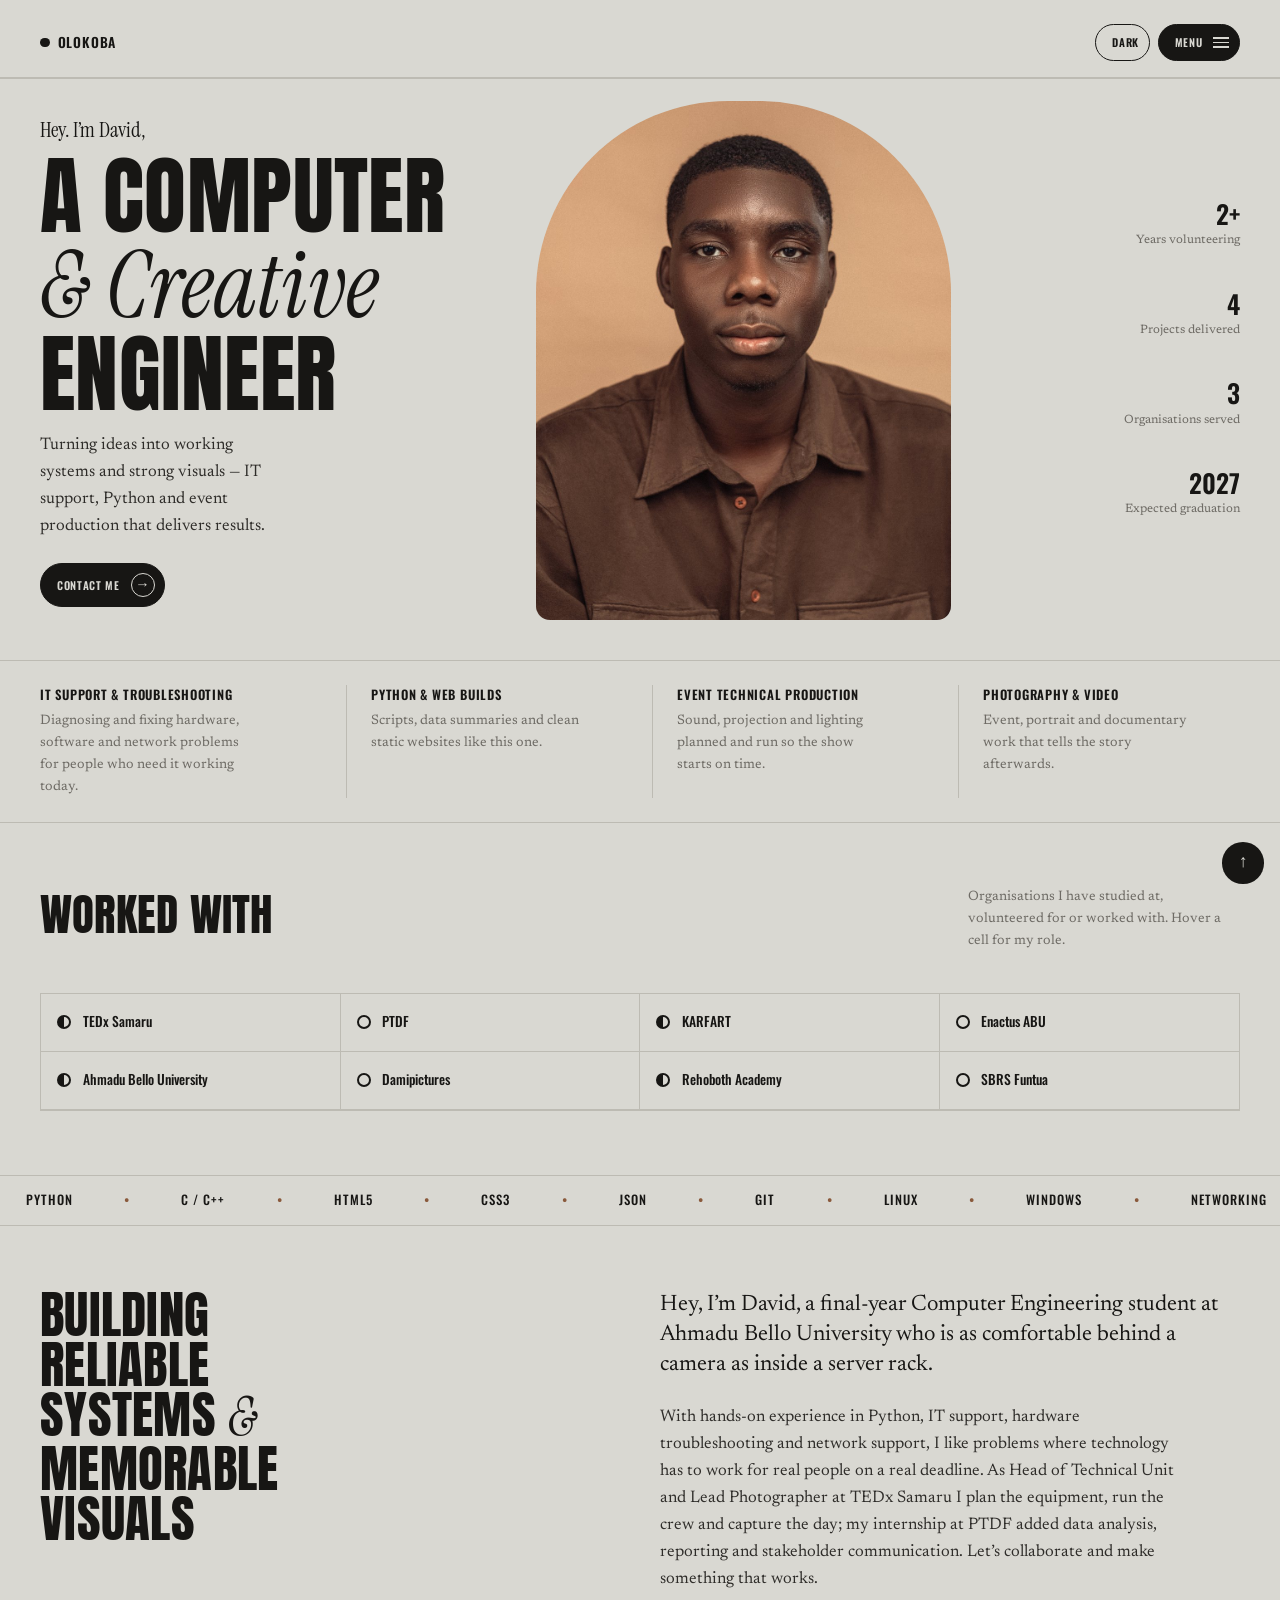
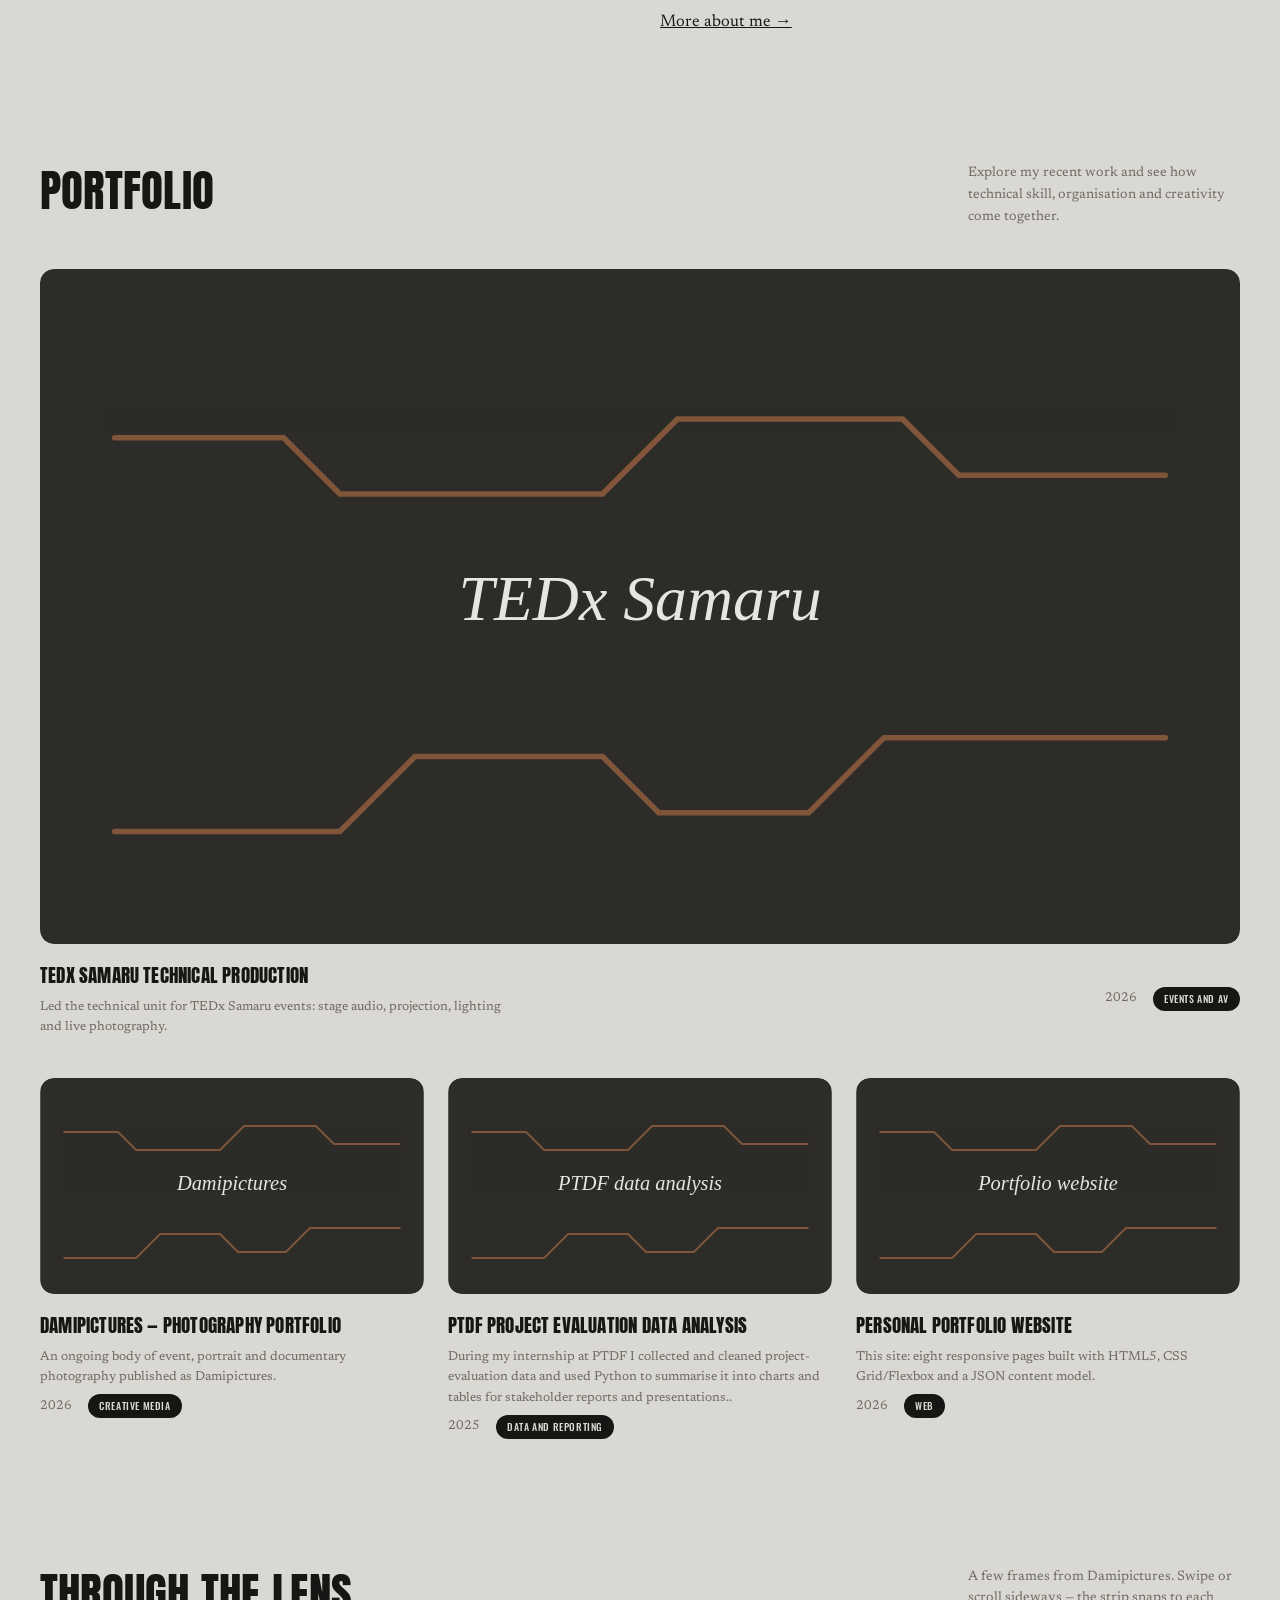
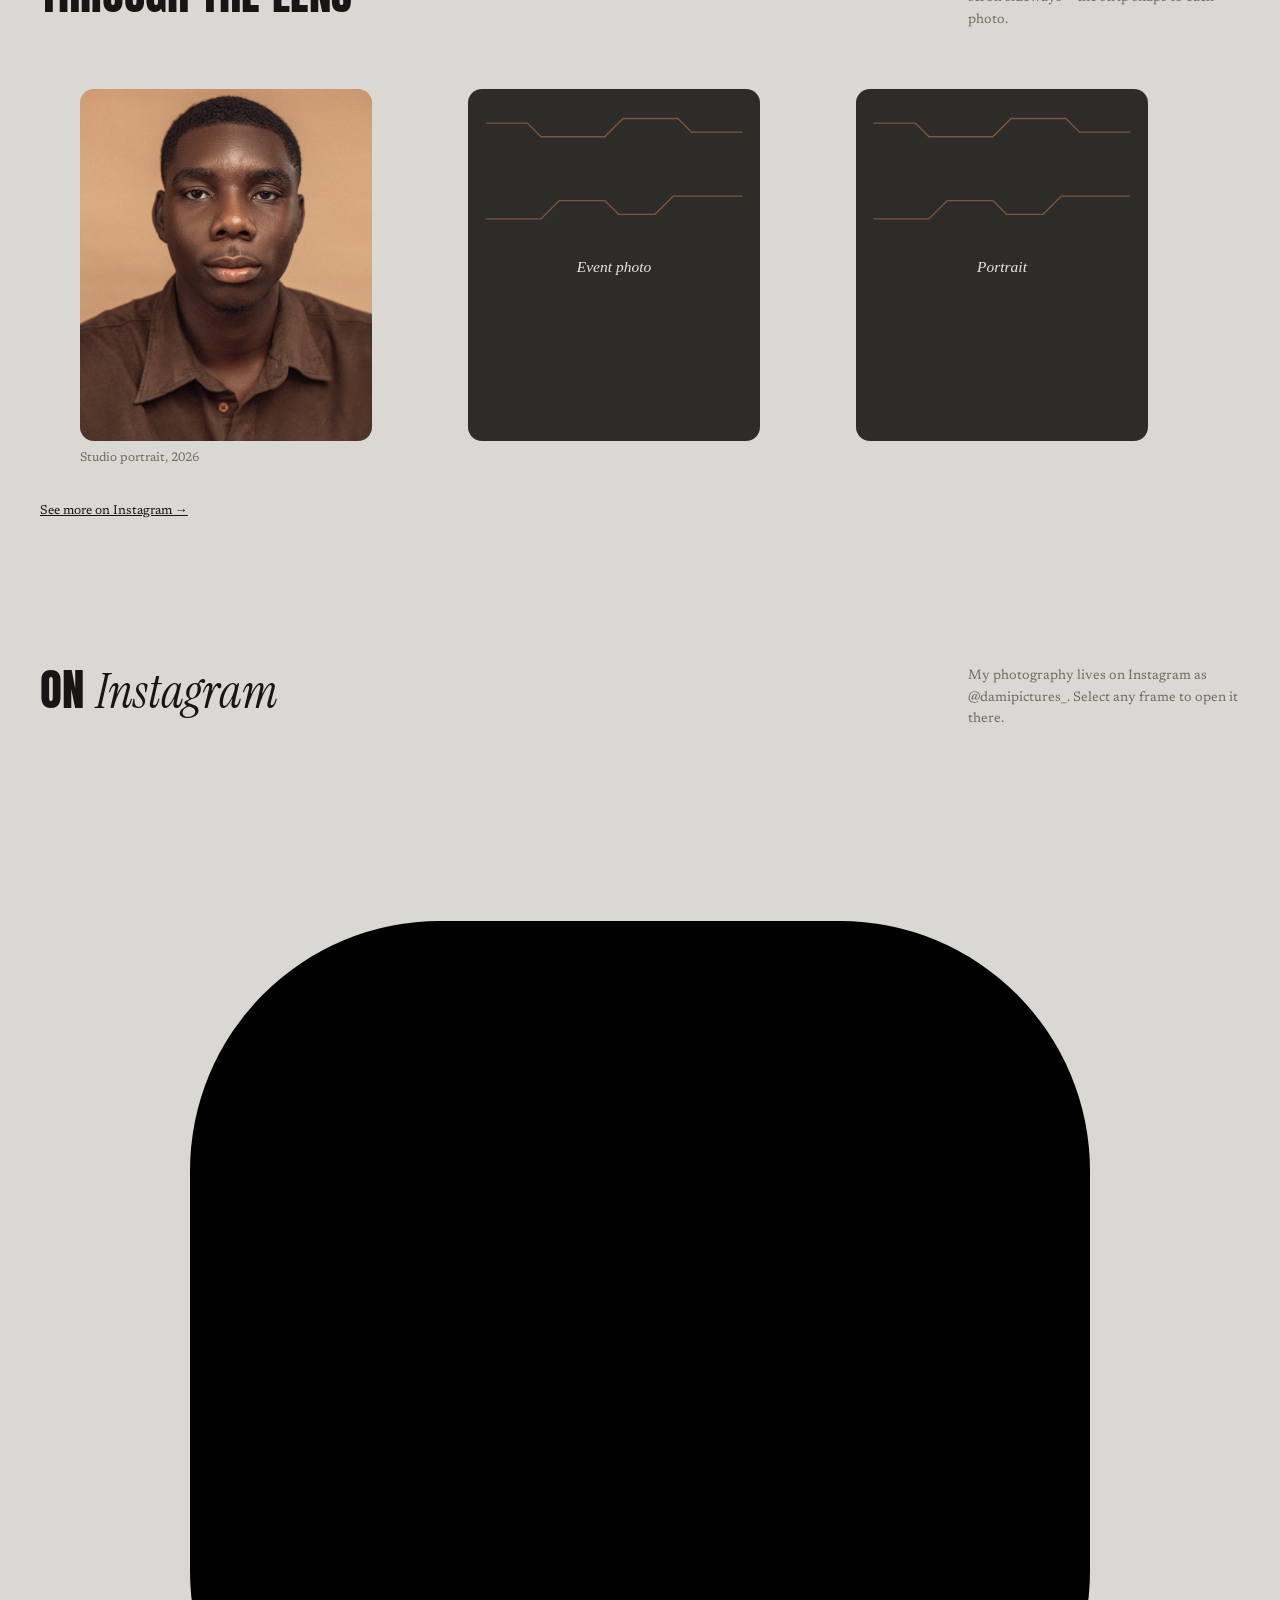
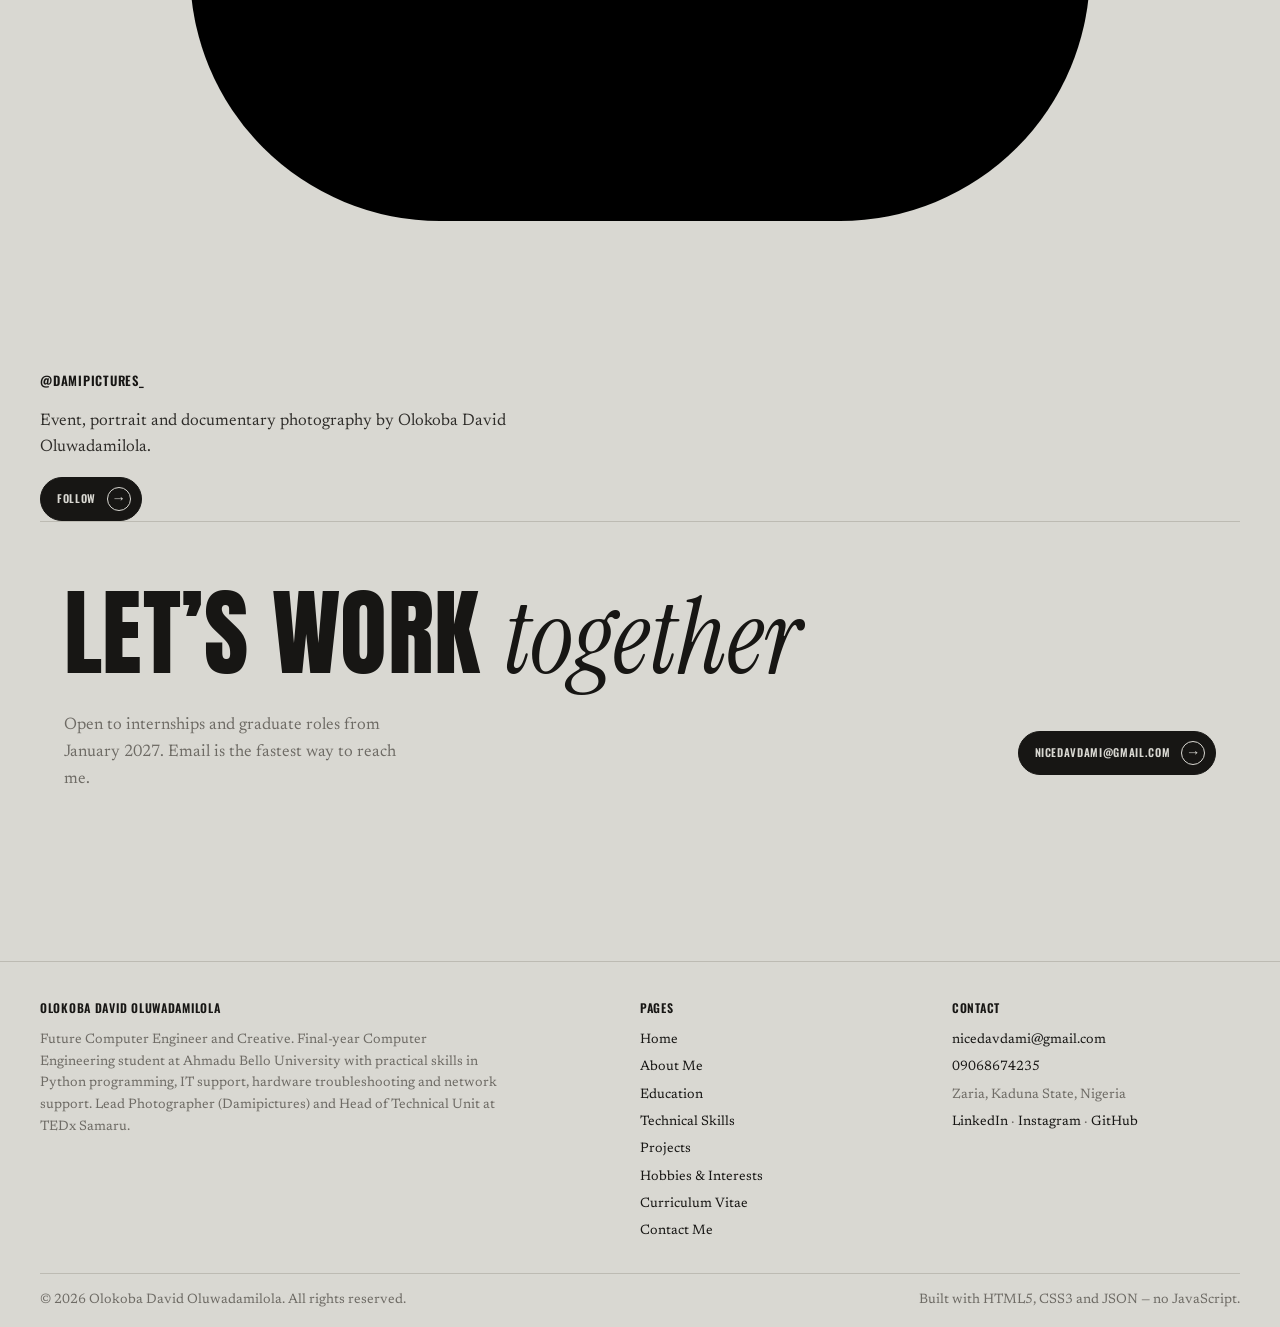
<file: index.html>
<!DOCTYPE html>
<html xmlns="http://www.w3.org/1999/xhtml" lang="en" xml:lang="en">
<head>
  <meta charset="utf-8" />
  <meta name="viewport" content="width=device-width, initial-scale=1" />
  <title>Home | Olokoba David Oluwadamilola — Future Computer Engineer</title>
  <meta name="description" content="Detail-oriented Computer Engineering student with a background in technology, creative media and community engagement." />
  <meta name="author" content="Olokoba David Oluwadamilola" />
  <link rel="icon" type="image/svg+xml" href="assets/images/favicon.svg" />
  <link rel="stylesheet" href="assets/css/style.css" />
  <!-- Structured data (JSON-LD): declarative metadata for search engines; not executable script -->
  <script type="application/ld+json">
{
  "@context": "https://schema.org",
  "@type": "ProfilePage",
  "name": "Olokoba David Oluwadamilola — Future Computer Engineer",
  "url": "https://YOUR-USERNAME.github.io/portfolio/",
  "dateModified": "2026-09-02",
  "mainEntity": {
    "@type": "Person",
    "name": "Olokoba David Oluwadamilola",
    "givenName": "David",
    "familyName": "Olokoba",
    "additionalName": "Oluwadamilola",
    "jobTitle": "Computer Engineering Student",
    "description": "Final-year Computer Engineering student at Ahmadu Bello University with practical skills in Python programming, IT support, hardware troubleshooting and network support. Lead Photographer (Damipictures) and Head of Technical Unit at TEDx Samaru.",
    "email": "mailto:nicedavdami@gmail.com",
    "telephone": "09068674235",
    "image": "https://YOUR-USERNAME.github.io/portfolio/assets/images/portrait.jpg",
    "url": "https://YOUR-USERNAME.github.io/portfolio/",
    "address": {
      "@type": "PostalAddress",
      "addressLocality": "Zaria",
      "addressRegion": "Kaduna State",
      "addressCountry": "NG"
    },
    "alumniOf": {
      "@type": "CollegeOrUniversity",
      "name": "Ahmadu Bello University"
    },
    "sameAs": [
      "https://linkedin.com/in/ndavidolokoba",
      "https://www.instagram.com/damipictures/",
      "https://github.com/YOUR-USERNAME"
    ],
    "knowsAbout": [
      "Python",
      "IT support",
      "Hardware troubleshooting",
      "Network support",
      "Photography",
      "Event coordination"
    ]
  }
}
  </script>
</head>
<body>
  <!-- CSS-only dark/light theme switch: the checkbox state restyles the .page wrapper -->
  <input class="theme-toggle" type="checkbox" id="theme" />
  <div class="page">
  <a class="skip-link" href="#main">Skip to content</a>

  <header class="site-header">
    <input class="nav-toggle" type="checkbox" id="nav-toggle" />
    <div class="wrap">
      <a class="brand" href="index.html">Olokoba</a>
      <div class="header-actions">
        <label class="pill pill-ghost theme-label" for="theme"><span class="off">Dark</span><span class="on">Light</span></label>
        <label class="pill menu-pill" for="nav-toggle">Menu <span class="bars" aria-hidden="true"><span></span><span></span><span></span></span></label>
      </div>
    </div>
    <nav class="site-nav" aria-label="Main navigation">
      <ul>
          <li><a href="index.html" aria-current="page"><span class="idx">01</span>Home</a></li>
          <li><a href="about.html"><span class="idx">02</span>About Me</a></li>
          <li><a href="education.html"><span class="idx">03</span>Education</a></li>
          <li><a href="skills.html"><span class="idx">04</span>Technical Skills</a></li>
          <li><a href="projects.html"><span class="idx">05</span>Projects</a></li>
          <li><a href="hobbies.html"><span class="idx">06</span>Hobbies &amp; Interests</a></li>
          <li><a href="cv.html"><span class="idx">07</span>Curriculum Vitae</a></li>
          <li><a href="contact.html"><span class="idx">08</span>Contact Me</a></li>
      </ul>
    </nav>
  </header>

  <main id="main">
    <section class="hero">
      <div class="wrap hero-grid">
        <div>
          <p class="hero-hey">Hey. I&#8217;m David,</p>
          <h1><span>A Computer</span><span><em>&amp; Creative</em></span><span>Engineer</span></h1>
          <p class="summary">Turning ideas into working systems and strong visuals &#8212; IT support, Python and event production that delivers results.</p>
          <a class="pill" href="contact.html">Contact me <span class="ring">&#8594;</span></a>
        </div>
        <figure class="hero-figure">
          <img src="assets/images/portrait.jpg" alt="Portrait of Olokoba David Oluwadamilola" width="1000" height="1250" />
        </figure>
        <ul class="stat-list">
          <li><strong>2+</strong><span>Years volunteering</span></li>
          <li><strong>4</strong><span>Projects delivered</span></li>
          <li><strong>3</strong><span>Organisations served</span></li>
          <li><strong>2027</strong><span>Expected graduation</span></li>
        </ul>
      </div>
    </section>

    <section class="services">
      <div class="wrap">
        <ul>
          <li><h3>IT support &amp; troubleshooting</h3><p>Diagnosing and fixing hardware, software and network problems for people who need it working today.</p></li>
          <li><h3>Python &amp; web builds</h3><p>Scripts, data summaries and clean static websites like this one.</p></li>
          <li><h3>Event technical production</h3><p>Sound, projection and lighting planned and run so the show starts on time.</p></li>
          <li><h3>Photography &amp; video</h3><p>Event, portrait and documentary work that tells the story afterwards.</p></li>
        </ul>
      </div>
    </section>

    <section class="section">
      <div class="wrap">
        <div class="section-head">
          <h2>Worked with</h2>
          <p>Organisations I have studied at, volunteered for or worked with. Hover a cell for my role.</p>
        </div>
        <ul class="org-grid">
          <li>TEDx Samaru<small>Volunteer, Head of Technical Unit</small></li>
          <li>PTDF<small>Intern</small></li>
          <li>KARFART<small>Volunteer</small></li>
          <li>Enactus ABU<small>Member</small></li>
          <li>Ahmadu Bello University<small>B.Eng student</small></li>
          <li>Damipictures<small>Lead Photographer</small></li>
          <li>Rehoboth Academy<small>Alumnus</small></li>
          <li>SBRS Funtua<small>Alumnus</small></li>
        </ul>
      </div>
    </section>

    <!-- Tools marquee: the list is duplicated once so the CSS animation loops seamlessly -->
    <div class="marquee" aria-label="Tools and technologies">
      <ul>
        <li>Python</li>
        <li>C / C++</li>
        <li>HTML5</li>
        <li>CSS3</li>
        <li>JSON</li>
        <li>Git</li>
        <li>Linux</li>
        <li>Windows</li>
        <li>Networking</li>
        <li>Hardware repair</li>
        <li>Photography</li>
        <li>Videography</li>
        <li>Lightroom</li>
        <li>Premiere Pro</li>
        <li>Python</li>
        <li>C / C++</li>
        <li>HTML5</li>
        <li>CSS3</li>
        <li>JSON</li>
        <li>Git</li>
        <li>Linux</li>
        <li>Windows</li>
        <li>Networking</li>
        <li>Hardware repair</li>
        <li>Photography</li>
        <li>Videography</li>
        <li>Lightroom</li>
        <li>Premiere Pro</li>
      </ul>
    </div>

    <section class="section">
      <div class="wrap manifesto">
        <h2>Building reliable systems <em>&amp;</em> memorable visuals</h2>
        <div>
          <p class="lede">Hey, I&#8217;m David, a final-year Computer Engineering student at Ahmadu Bello University who is as comfortable behind a camera as inside a server rack.</p>
          <p>With hands-on experience in Python, IT support, hardware troubleshooting and network support, I like problems where technology has to work for real people on a real deadline. As Head of Technical Unit and Lead Photographer at TEDx Samaru I plan the equipment, run the crew and capture the day; my internship at PTDF added data analysis, reporting and stakeholder communication. Let&#8217;s collaborate and make something that works.</p>
          <a href="about.html">More about me &#8594;</a>
        </div>
      </div>
    </section>

    <section class="section">
      <div class="wrap">
        <div class="section-head">
          <h2>Portfolio</h2>
          <p>Explore my recent work and see how technical skill, organisation and creativity come together.</p>
        </div>
        <a class="feature" href="projects.html#proj-001">
          <div class="feature-media"><img src="assets/images/project-tedx.svg" alt="TEDx Samaru Technical Production" width="1280" height="720" /></div>
            <div class="caption">
              <h3>TEDx Samaru Technical Production</h3>
              <p>Led the technical unit for TEDx Samaru events: stage audio, projection, lighting and live photography.</p>
              <div class="right"><span>2026</span><span class="tag">Events and AV</span></div>
            </div>
        </a>
        <ul class="work-grid">
          <li>
            <a class="feature" href="projects.html#proj-002">
              <div class="feature-media"><img src="assets/images/project-photo.svg" alt="Damipictures — Photography Portfolio" width="640" height="360" /></div>
            <div class="caption">
              <h3>Damipictures — Photography Portfolio</h3>
              <p>An ongoing body of event, portrait and documentary photography published as Damipictures.</p>
              <div class="right"><span>2026</span><span class="tag">Creative media</span></div>
            </div>
            </a>
          </li>
          <li>
            <a class="feature" href="projects.html#proj-003">
              <div class="feature-media"><img src="assets/images/project-data.svg" alt="PTDF Project Evaluation Data Analysis" width="640" height="360" /></div>
            <div class="caption">
              <h3>PTDF Project Evaluation Data Analysis</h3>
              <p>During my internship at PTDF I collected and cleaned project-evaluation data and used Python to summarise it into charts and tables for stakeholder reports and presentations..</p>
              <div class="right"><span>2025</span><span class="tag">Data and reporting</span></div>
            </div>
            </a>
          </li>
          <li>
            <a class="feature" href="projects.html#proj-004">
              <div class="feature-media"><img src="assets/images/project-web.svg" alt="Personal Portfolio Website" width="640" height="360" /></div>
            <div class="caption">
              <h3>Personal Portfolio Website</h3>
              <p>This site: eight responsive pages built with HTML5, CSS Grid/Flexbox and a JSON content model.</p>
              <div class="right"><span>2026</span><span class="tag">Web</span></div>
            </div>
            </a>
          </li>
        </ul>
      </div>
    </section>

    <section class="section">
      <div class="wrap">
        <div class="section-head">
          <h2>Through the lens</h2>
          <p>A few frames from Damipictures. Swipe or scroll sideways &#8212; the strip snaps to each photo.</p>
        </div>
        <ul class="strip">
          <li><figure><img src="assets/images/portrait-square.jpg" alt="Studio portrait" width="900" height="900" /><figcaption>Studio portrait, 2026</figcaption></figure></li>
          <li><figure><img src="assets/images/gallery-1.svg" alt="Placeholder for an event photograph" width="640" height="800" /></li>
          <li><figure><img src="assets/images/gallery-2.svg" alt="Placeholder for a portrait photograph" width="640" height="800" /></li>
          <li><figure><img src="assets/images/gallery-3.svg" alt="Placeholder for a documentary photograph" width="640" height="800" /></li>
        </ul>
        <p class="small"><a href="https://www.instagram.com/damipictures_/">See more on Instagram &#8594;</a></p>
      </div>
    </section>

    <section class="section" id="instagram">
      <div class="wrap">
        <div class="section-head">
          <h2>On <em>Instagram</em></h2>
          <p>My photography lives on Instagram as @damipictures_. Select any frame to open it there.</p>
        </div>

        <!-- Instagram connect card: a plain link, so it needs no third-party script -->
        <div class="ig-card">
          <span class="ig-badge" aria-hidden="true">
            <svg viewBox="0 0 24 24"><rect x="3" y="3" width="18" height="18" rx="5"/><circle cx="12" cy="12" r="4"/><path d="M17.2 6.8v.01"/></svg>
          </span>
          <div>
            <h3>@damipictures_</h3>
            <p>Event, portrait and documentary photography by Olokoba David Oluwadamilola.</p>
          </div>
          <a class="pill" href="https://www.instagram.com/damipictures_/" rel="me noopener" target="_blank">Follow <span class="ring">&#8594;</span></a>
        </div>

    <section class="section cta">
      <div class="wrap">
        <h2>Let&#8217;s work <em>together</em></h2>
        <div class="cta-row">
          <p>Open to internships and graduate roles from January 2027. Email is the fastest way to reach me.</p>
          <a class="pill" href="mailto:nicedavdami@gmail.com">nicedavdami@gmail.com <span class="ring">&#8594;</span></a>
        </div>
      </div>
    </section>
  </main>

  <a class="to-top" href="#main" aria-label="Back to top">&#8593;</a>

  <footer class="site-footer">
    <div class="wrap">
      <div class="footer-grid">
        <section>
          <h2>Olokoba David Oluwadamilola</h2>
          <p>Future Computer Engineer and Creative. Final-year Computer Engineering student at Ahmadu Bello University with practical skills in Python programming, IT support, hardware troubleshooting and network support. Lead Photographer (Damipictures) and Head of Technical Unit at TEDx Samaru.</p>
        </section>
        <section>
          <h2>Pages</h2>
          <ul>
            <li><a href="index.html">Home</a></li>
            <li><a href="about.html">About Me</a></li>
            <li><a href="education.html">Education</a></li>
            <li><a href="skills.html">Technical Skills</a></li>
            <li><a href="projects.html">Projects</a></li>
            <li><a href="hobbies.html">Hobbies &amp; Interests</a></li>
            <li><a href="cv.html">Curriculum Vitae</a></li>
            <li><a href="contact.html">Contact Me</a></li>
          </ul>
        </section>
        <section>
          <h2>Contact</h2>
          <ul>
            <li><a href="mailto:nicedavdami@gmail.com">nicedavdami@gmail.com</a></li>
            <li><a href="tel:09068674235">09068674235</a></li>
            <li>Zaria, Kaduna State, Nigeria</li>
            <li><a href="https://www.linkedin.com/in/davidolokoba/" rel="me">LinkedIn</a> · <a href="https://www.instagram.com/damipictures_/" rel="me">Instagram</a> · <a href="https://github.com/daviddami" rel="me">GitHub</a></li>
          </ul>
        </section>
      </div>
      <div class="footer-bottom">
        <p>&#169; 2026 Olokoba David Oluwadamilola. All rights reserved.</p>
        <p>Built with HTML5, CSS3 and JSON — no JavaScript.</p>
      </div>
    </div>
  </footer>
  </div>
</body>
</html>
</file>
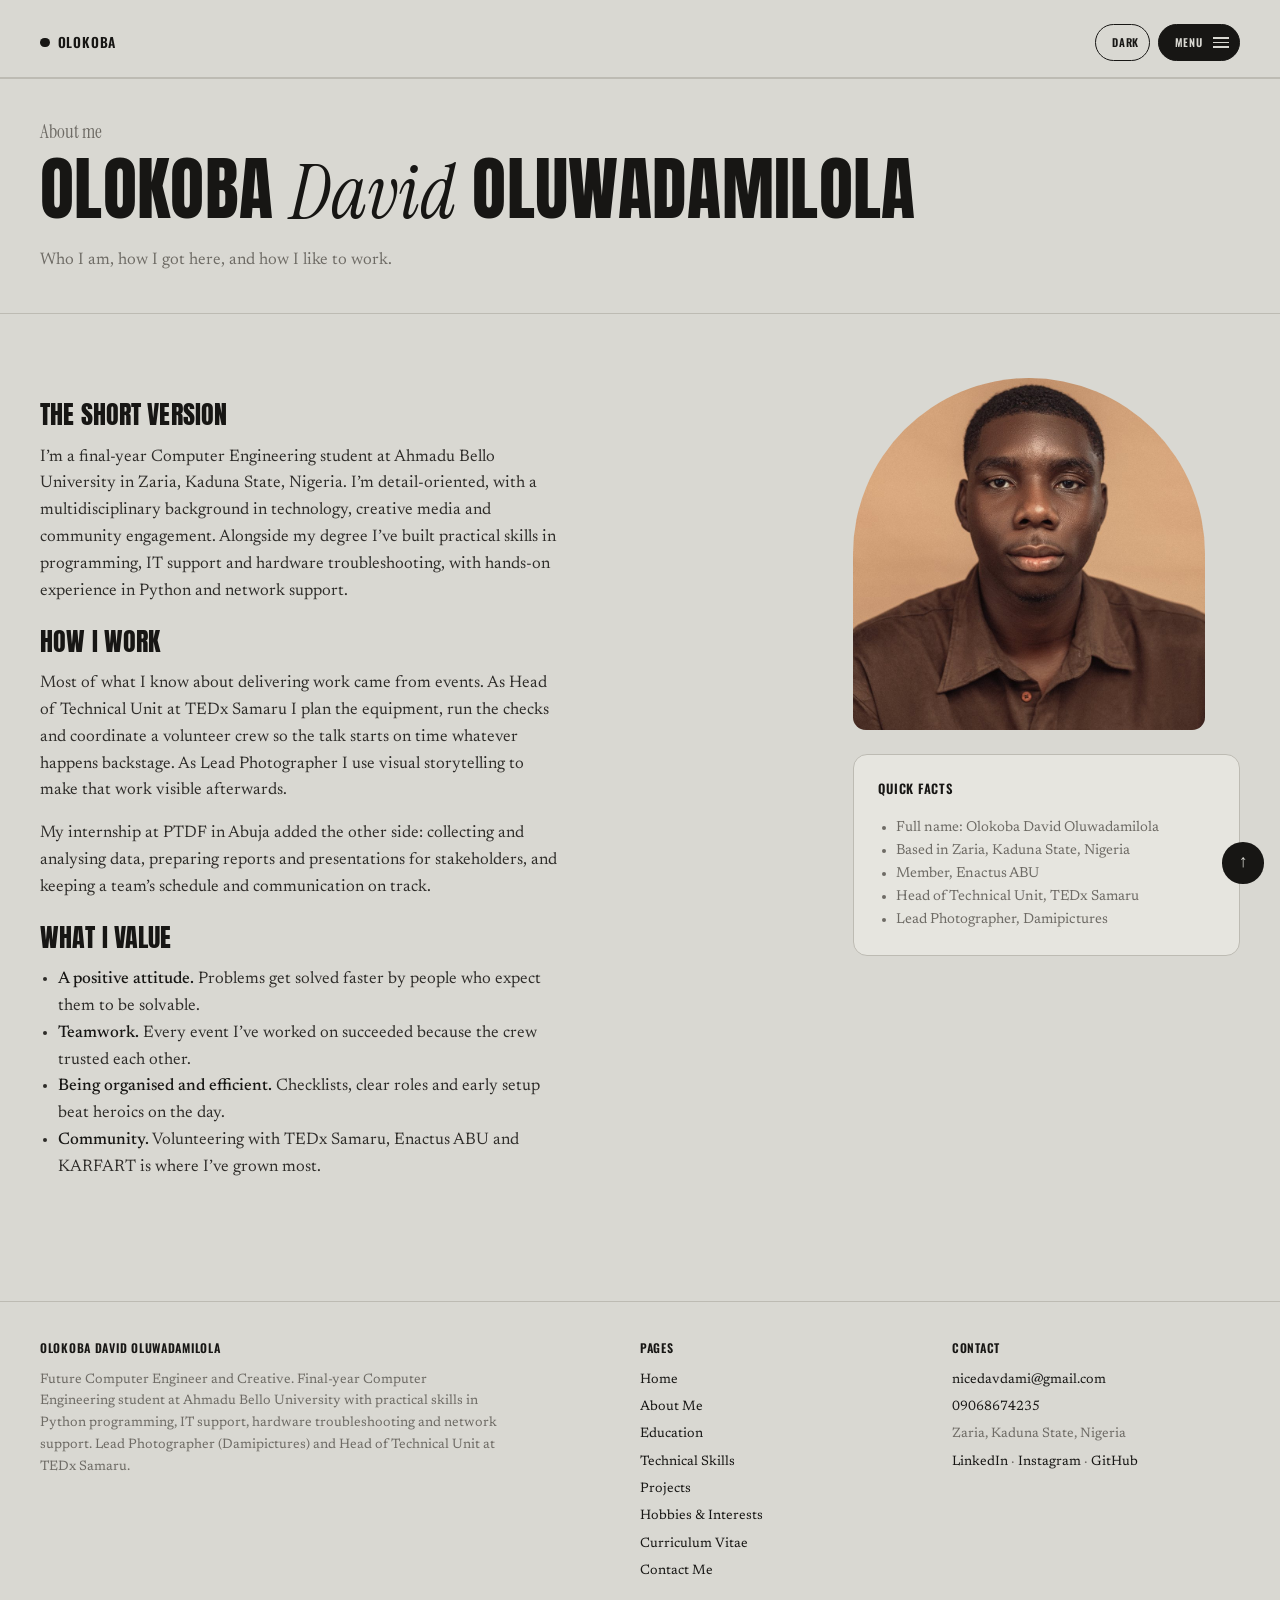
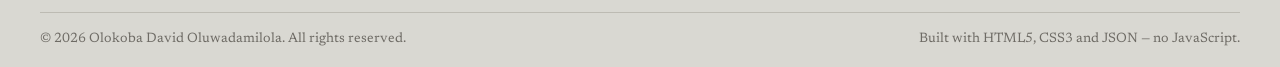
<file: about.html>
<!DOCTYPE html>
<html xmlns="http://www.w3.org/1999/xhtml" lang="en" xml:lang="en">
<head>
  <meta charset="utf-8" />
  <meta name="viewport" content="width=device-width, initial-scale=1" />
  <title>About Me | Olokoba David Oluwadamilola — Future Computer Engineer</title>
  <meta name="description" content="Background, working style and values of Olokoba David Oluwadamilola, Computer Engineering student at Ahmadu Bello University." />
  <meta name="author" content="Olokoba David Oluwadamilola" />
  <link rel="icon" type="image/svg+xml" href="assets/images/favicon.svg" />
  <link rel="stylesheet" href="assets/css/style.css" />
  <!-- Structured data (JSON-LD): declarative metadata for search engines; not executable script -->
  <script type="application/ld+json">
{
  "@context": "https://schema.org",
  "@type": "AboutPage",
  "name": "About Olokoba David Oluwadamilola",
  "url": "https://YOUR-USERNAME.github.io/portfolio/about.html",
  "mainEntity": {
    "@type": "Person",
    "name": "Olokoba David Oluwadamilola",
    "givenName": "David",
    "familyName": "Olokoba",
    "additionalName": "Oluwadamilola",
    "jobTitle": "Computer Engineering Student",
    "description": "Final-year Computer Engineering student at Ahmadu Bello University with practical skills in Python programming, IT support, hardware troubleshooting and network support. Lead Photographer (Damipictures) and Head of Technical Unit at TEDx Samaru.",
    "email": "mailto:nicedavdami@gmail.com",
    "telephone": "09068674235",
    "image": "https://YOUR-USERNAME.github.io/portfolio/assets/images/portrait.jpg",
    "url": "https://YOUR-USERNAME.github.io/portfolio/",
    "address": {
      "@type": "PostalAddress",
      "addressLocality": "Zaria",
      "addressRegion": "Kaduna State",
      "addressCountry": "NG"
    },
    "alumniOf": {
      "@type": "CollegeOrUniversity",
      "name": "Ahmadu Bello University"
    },
    "sameAs": [
      "https://linkedin.com/in/ndavidolokoba",
      "https://www.instagram.com/damipictures/",
      "https://github.com/YOUR-USERNAME"
    ],
    "knowsAbout": [
      "Python",
      "IT support",
      "Hardware troubleshooting",
      "Network support",
      "Photography",
      "Event coordination"
    ]
  }
}
  </script>
</head>
<body>
  <!-- CSS-only dark/light theme switch: the checkbox state restyles the .page wrapper -->
  <input class="theme-toggle" type="checkbox" id="theme" />
  <div class="page">
  <a class="skip-link" href="#main">Skip to content</a>

  <header class="site-header">
    <input class="nav-toggle" type="checkbox" id="nav-toggle" />
    <div class="wrap">
      <a class="brand" href="index.html">Olokoba</a>
      <div class="header-actions">
        <label class="pill pill-ghost theme-label" for="theme"><span class="off">Dark</span><span class="on">Light</span></label>
        <label class="pill menu-pill" for="nav-toggle">Menu <span class="bars" aria-hidden="true"><span></span><span></span><span></span></span></label>
      </div>
    </div>
    <nav class="site-nav" aria-label="Main navigation">
      <ul>
          <li><a href="index.html"><span class="idx">01</span>Home</a></li>
          <li><a href="about.html" aria-current="page"><span class="idx">02</span>About Me</a></li>
          <li><a href="education.html"><span class="idx">03</span>Education</a></li>
          <li><a href="skills.html"><span class="idx">04</span>Technical Skills</a></li>
          <li><a href="projects.html"><span class="idx">05</span>Projects</a></li>
          <li><a href="hobbies.html"><span class="idx">06</span>Hobbies &amp; Interests</a></li>
          <li><a href="cv.html"><span class="idx">07</span>Curriculum Vitae</a></li>
          <li><a href="contact.html"><span class="idx">08</span>Contact Me</a></li>
      </ul>
    </nav>
  </header>

  <main id="main">
    <section class="page-banner">
      <div class="wrap">
        <p class="kicker">About me</p>
        <h1>Olokoba <em>David</em> Oluwadamilola</h1>
        <p>Who I am, how I got here, and how I like to work.</p>
      </div>
    </section>
    <section class="section">
      <div class="wrap split">
        <article class="prose">
          <h2>The short version</h2>
          <p>I&#8217;m a final-year Computer Engineering student at Ahmadu Bello University in Zaria, Kaduna State, Nigeria. I&#8217;m detail-oriented, with a multidisciplinary background in technology, creative media and community engagement. Alongside my degree I&#8217;ve built practical skills in programming, IT support and hardware troubleshooting, with hands-on experience in Python and network support.</p>
          <h2>How I work</h2>
          <p>Most of what I know about delivering work came from events. As Head of Technical Unit at TEDx Samaru I plan the equipment, run the checks and coordinate a volunteer crew so the talk starts on time whatever happens backstage. As Lead Photographer I use visual storytelling to make that work visible afterwards.</p>
          <p>My internship at PTDF in Abuja added the other side: collecting and analysing data, preparing reports and presentations for stakeholders, and keeping a team&#8217;s schedule and communication on track.</p>
          <h2>What I value</h2>
          <ul>
            <li><strong>A positive attitude.</strong> Problems get solved faster by people who expect them to be solvable.</li>
            <li><strong>Teamwork.</strong> Every event I&#8217;ve worked on succeeded because the crew trusted each other.</li>
            <li><strong>Being organised and efficient.</strong> Checklists, clear roles and early setup beat heroics on the day.</li>
            <li><strong>Community.</strong> Volunteering with TEDx Samaru, Enactus ABU and KARFART is where I&#8217;ve grown most.</li>
          </ul>
        </article>
        <aside>
          <img class="hero-portrait" src="assets/images/portrait-square.jpg" alt="Portrait of Olokoba David Oluwadamilola" width="900" height="900" />
          <div class="aside-box" style="margin-top: 1.5rem;">
            <h3>Quick facts</h3>
            <ul>
              <li>Full name: Olokoba David Oluwadamilola</li>
              <li>Based in Zaria, Kaduna State, Nigeria</li>
              <li>Member, Enactus ABU</li>
              <li>Head of Technical Unit, TEDx Samaru</li>
              <li>Lead Photographer, Damipictures</li>
            </ul>
          </div>
        </aside>
      </div>
    </section>
  </main>

  <a class="to-top" href="#main" aria-label="Back to top">&#8593;</a>

  <footer class="site-footer">
    <div class="wrap">
      <div class="footer-grid">
        <section>
          <h2>Olokoba David Oluwadamilola</h2>
          <p>Future Computer Engineer and Creative. Final-year Computer Engineering student at Ahmadu Bello University with practical skills in Python programming, IT support, hardware troubleshooting and network support. Lead Photographer (Damipictures) and Head of Technical Unit at TEDx Samaru.</p>
        </section>
        <section>
          <h2>Pages</h2>
          <ul>
            <li><a href="index.html">Home</a></li>
            <li><a href="about.html">About Me</a></li>
            <li><a href="education.html">Education</a></li>
            <li><a href="skills.html">Technical Skills</a></li>
            <li><a href="projects.html">Projects</a></li>
            <li><a href="hobbies.html">Hobbies &amp; Interests</a></li>
            <li><a href="cv.html">Curriculum Vitae</a></li>
            <li><a href="contact.html">Contact Me</a></li>
          </ul>
        </section>
        <section>
          <h2>Contact</h2>
          <ul>
            <li><a href="mailto:nicedavdami@gmail.com">nicedavdami@gmail.com</a></li>
            <li><a href="tel:09068674235">09068674235</a></li>
            <li>Zaria, Kaduna State, Nigeria</li>
            <li><a href="https://www.linkedin.com/in/davidolokoba/" rel="me">LinkedIn</a> · <a href="https://www.instagram.com/damipictures_/" rel="me">Instagram</a> · <a href="https://github.com/daviddami" rel="me">GitHub</a></li>
          </ul>
        </section>
      </div>
      <div class="footer-bottom">
        <p>&#169; 2026 Olokoba David Oluwadamilola. All rights reserved.</p>
        <p>Built with HTML5, CSS3 and JSON — no JavaScript.</p>
      </div>
    </div>
  </footer>
  </div>
</body>
</html>
</file>
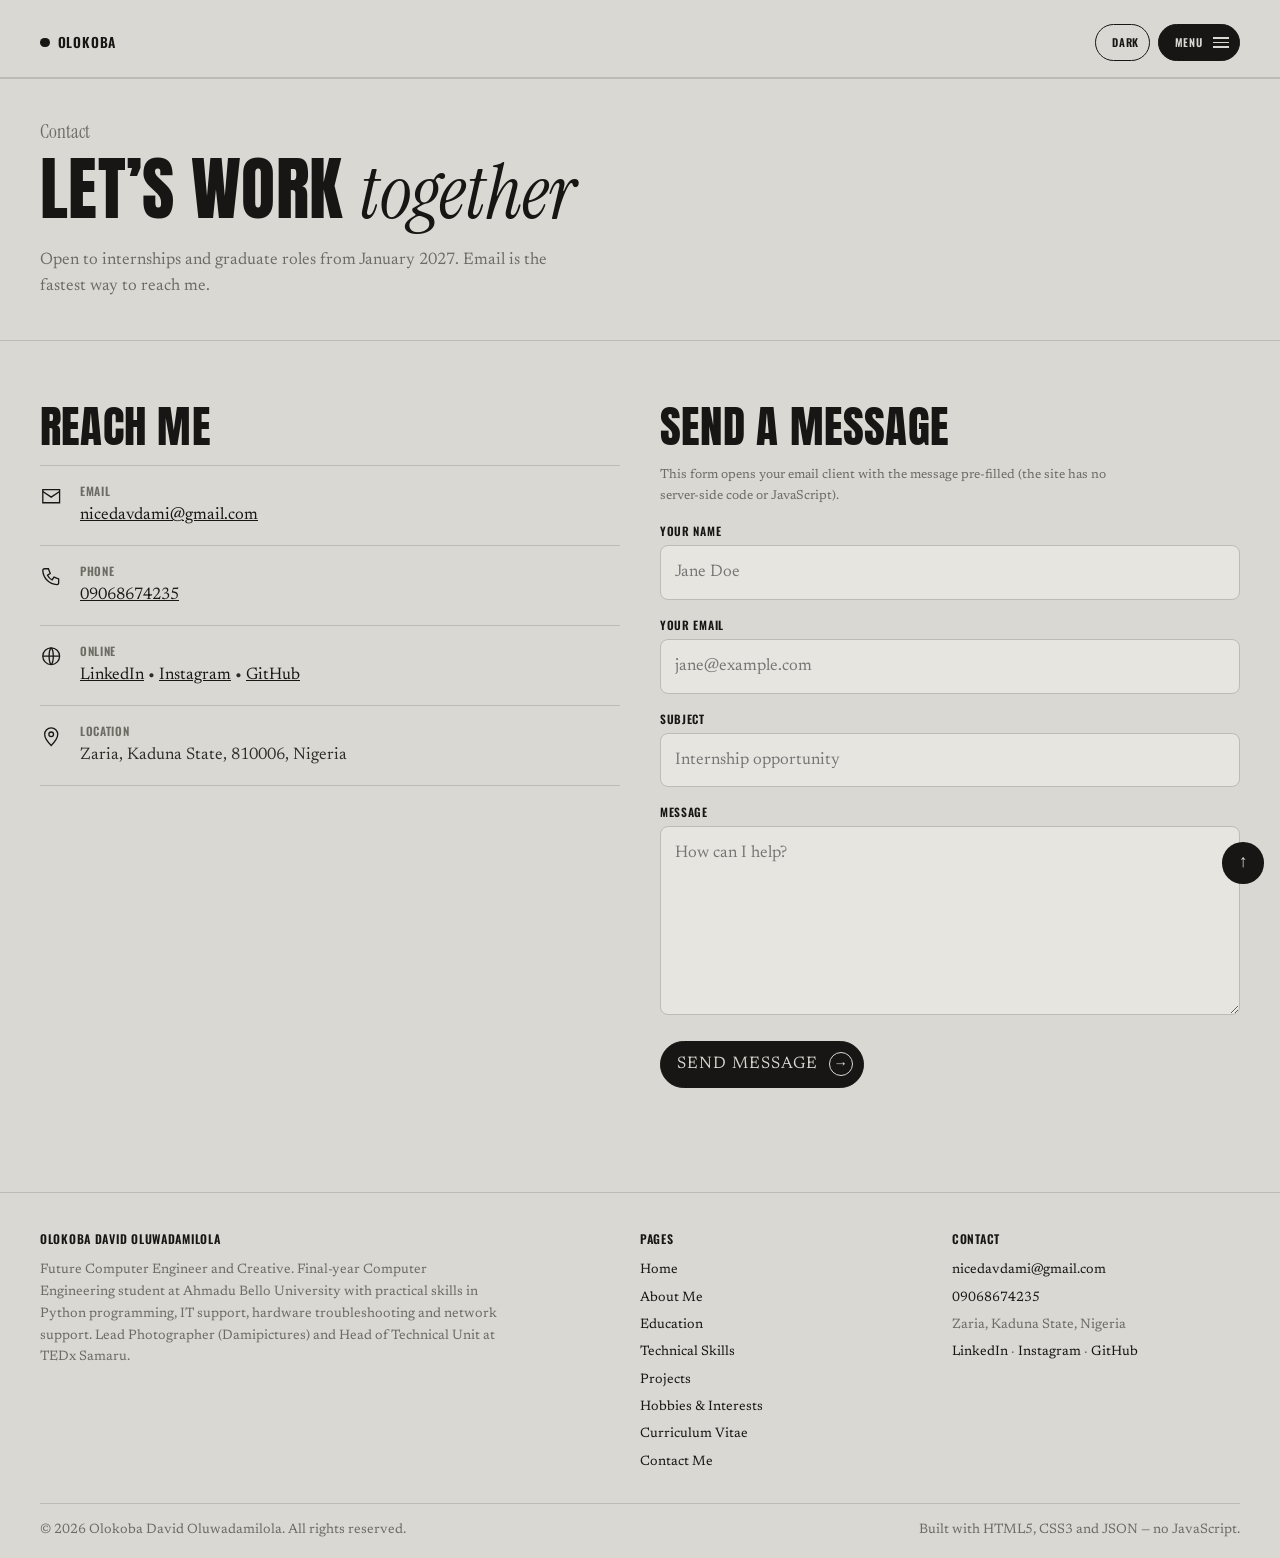
<file: contact.html>
<!DOCTYPE html>
<html xmlns="http://www.w3.org/1999/xhtml" lang="en" xml:lang="en">
<head>
  <meta charset="utf-8" />
  <meta name="viewport" content="width=device-width, initial-scale=1" />
  <title>Contact Me | Olokoba David Oluwadamilola — Future Computer Engineer</title>
  <meta name="description" content="Get in touch about internships, projects or photography." />
  <meta name="author" content="Olokoba David Oluwadamilola" />
  <link rel="icon" type="image/svg+xml" href="assets/images/favicon.svg" />
  <link rel="stylesheet" href="assets/css/style.css" />
  <!-- Structured data (JSON-LD): declarative metadata for search engines; not executable script -->
  <script type="application/ld+json">
{
  "@context": "https://schema.org",
  "@type": "ContactPage",
  "name": "Contact Olokoba David Oluwadamilola",
  "url": "https://YOUR-USERNAME.github.io/portfolio/contact.html",
  "mainEntity": {
    "@type": "Person",
    "name": "Olokoba David Oluwadamilola",
    "email": "mailto:nicedavdami@gmail.com",
    "telephone": "09068674235",
    "contactPoint": {
      "@type": "ContactPoint",
      "contactType": "professional enquiries",
      "email": "nicedavdami@gmail.com",
      "availableLanguage": [
        "English"
      ]
    }
  }
}
  </script>
</head>
<body>
  <!-- CSS-only dark/light theme switch: the checkbox state restyles the .page wrapper -->
  <input class="theme-toggle" type="checkbox" id="theme" />
  <div class="page">
  <a class="skip-link" href="#main">Skip to content</a>

  <header class="site-header">
    <input class="nav-toggle" type="checkbox" id="nav-toggle" />
    <div class="wrap">
      <a class="brand" href="index.html">Olokoba</a>
      <div class="header-actions">
        <label class="pill pill-ghost theme-label" for="theme"><span class="off">Dark</span><span class="on">Light</span></label>
        <label class="pill menu-pill" for="nav-toggle">Menu <span class="bars" aria-hidden="true"><span></span><span></span><span></span></span></label>
      </div>
    </div>
    <nav class="site-nav" aria-label="Main navigation">
      <ul>
          <li><a href="index.html"><span class="idx">01</span>Home</a></li>
          <li><a href="about.html"><span class="idx">02</span>About Me</a></li>
          <li><a href="education.html"><span class="idx">03</span>Education</a></li>
          <li><a href="skills.html"><span class="idx">04</span>Technical Skills</a></li>
          <li><a href="projects.html"><span class="idx">05</span>Projects</a></li>
          <li><a href="hobbies.html"><span class="idx">06</span>Hobbies &amp; Interests</a></li>
          <li><a href="cv.html"><span class="idx">07</span>Curriculum Vitae</a></li>
          <li><a href="contact.html" aria-current="page"><span class="idx">08</span>Contact Me</a></li>
      </ul>
    </nav>
  </header>

  <main id="main">
    <section class="page-banner">
      <div class="wrap">
        <p class="kicker">Contact</p>
        <h1>Let&#8217;s work <em>together</em></h1>
        <p>Open to internships and graduate roles from January 2027. Email is the fastest way to reach me.</p>
      </div>
    </section>
    <section class="section">
      <div class="wrap contact-grid">
        <div>
          <h2>Reach me</h2>
          <ul class="contact-list">
            <li><svg viewBox="0 0 24 24" aria-hidden="true"><path d="M3 5h18v14H3z"/><path d="M3 7l9 6 9-6"/></svg><div><span class="label">Email</span><a href="mailto:nicedavdami@gmail.com">nicedavdami@gmail.com</a></div></li>
            <li><svg viewBox="0 0 24 24" aria-hidden="true"><path d="M5 4h4l2 5-3 2a11 11 0 0 0 5 5l2-3 5 2v4a2 2 0 0 1-2 2A16 16 0 0 1 3 6a2 2 0 0 1 2-2"/></svg><div><span class="label">Phone</span><a href="tel:09068674235">09068674235</a></div></li>
            <li><svg viewBox="0 0 24 24" aria-hidden="true"><circle cx="12" cy="12" r="9"/><path d="M3 12h18M12 3c3 3 3 15 0 18M12 3c-3 3-3 15 0 18"/></svg><div><span class="label">Online</span><a href="https://linkedin.com/in/ndavidolokoba" rel="me">LinkedIn</a> &#8226; <a href="https://www.instagram.com/damipictures/" rel="me">Instagram</a> &#8226; <a href="https://github.com/YOUR-USERNAME" rel="me">GitHub</a></div></li>
            <li><svg viewBox="0 0 24 24" aria-hidden="true"><path d="M12 22s7-7 7-12a7 7 0 0 0-14 0c0 5 7 12 7 12z"/><circle cx="12" cy="10" r="2.5"/></svg><div><span class="label">Location</span>Zaria, Kaduna State, 810006, Nigeria</div></li>
          </ul>
        </div>
        <div>
          <h2>Send a message</h2>
          <p class="small">This form opens your email client with the message pre-filled (the site has no server-side code or JavaScript).</p>
          <form class="form-grid" action="mailto:nicedavdami@gmail.com" method="post" enctype="text/plain">
            <div><label class="label" for="name">Your name</label><input type="text" id="name" name="name" placeholder="Jane Doe" required="required" autocomplete="name" /></div>
            <div><label class="label" for="email">Your email</label><input type="email" id="email" name="email" placeholder="jane@example.com" required="required" autocomplete="email" /></div>
            <div><label class="label" for="subject">Subject</label><input type="text" id="subject" name="subject" placeholder="Internship opportunity" required="required" /></div>
            <div><label class="label" for="message">Message</label><textarea id="message" name="message" rows="6" placeholder="How can I help?" required="required"></textarea></div>
            <div><button class="pill" type="submit">Send message <span class="ring">&#8594;</span></button></div>
          </form>
        </div>
      </div>
    </section>
  </main>

  <a class="to-top" href="#main" aria-label="Back to top">&#8593;</a>

  <footer class="site-footer">
    <div class="wrap">
      <div class="footer-grid">
        <section>
          <h2>Olokoba David Oluwadamilola</h2>
          <p>Future Computer Engineer and Creative. Final-year Computer Engineering student at Ahmadu Bello University with practical skills in Python programming, IT support, hardware troubleshooting and network support. Lead Photographer (Damipictures) and Head of Technical Unit at TEDx Samaru.</p>
        </section>
        <section>
          <h2>Pages</h2>
          <ul>
            <li><a href="index.html">Home</a></li>
            <li><a href="about.html">About Me</a></li>
            <li><a href="education.html">Education</a></li>
            <li><a href="skills.html">Technical Skills</a></li>
            <li><a href="projects.html">Projects</a></li>
            <li><a href="hobbies.html">Hobbies &amp; Interests</a></li>
            <li><a href="cv.html">Curriculum Vitae</a></li>
            <li><a href="contact.html">Contact Me</a></li>
          </ul>
        </section>
        <section>
          <h2>Contact</h2>
          <ul>
            <li><a href="mailto:nicedavdami@gmail.com">nicedavdami@gmail.com</a></li>
            <li><a href="tel:09068674235">09068674235</a></li>
            <li>Zaria, Kaduna State, Nigeria</li>
            <li><a href="https://www.linkedin.com/in/davidolokoba/" rel="me">LinkedIn</a> · <a href="https://www.instagram.com/damipictures_/" rel="me">Instagram</a> · <a href="https://github.com/daviddami" rel="me">GitHub</a></li>
          </ul>
        </section>
      </div>
      <div class="footer-bottom">
        <p>&#169; 2026 Olokoba David Oluwadamilola. All rights reserved.</p>
        <p>Built with HTML5, CSS3 and JSON — no JavaScript.</p>
      </div>
    </div>
  </footer>
  </div>
</body>
</html>
</file>
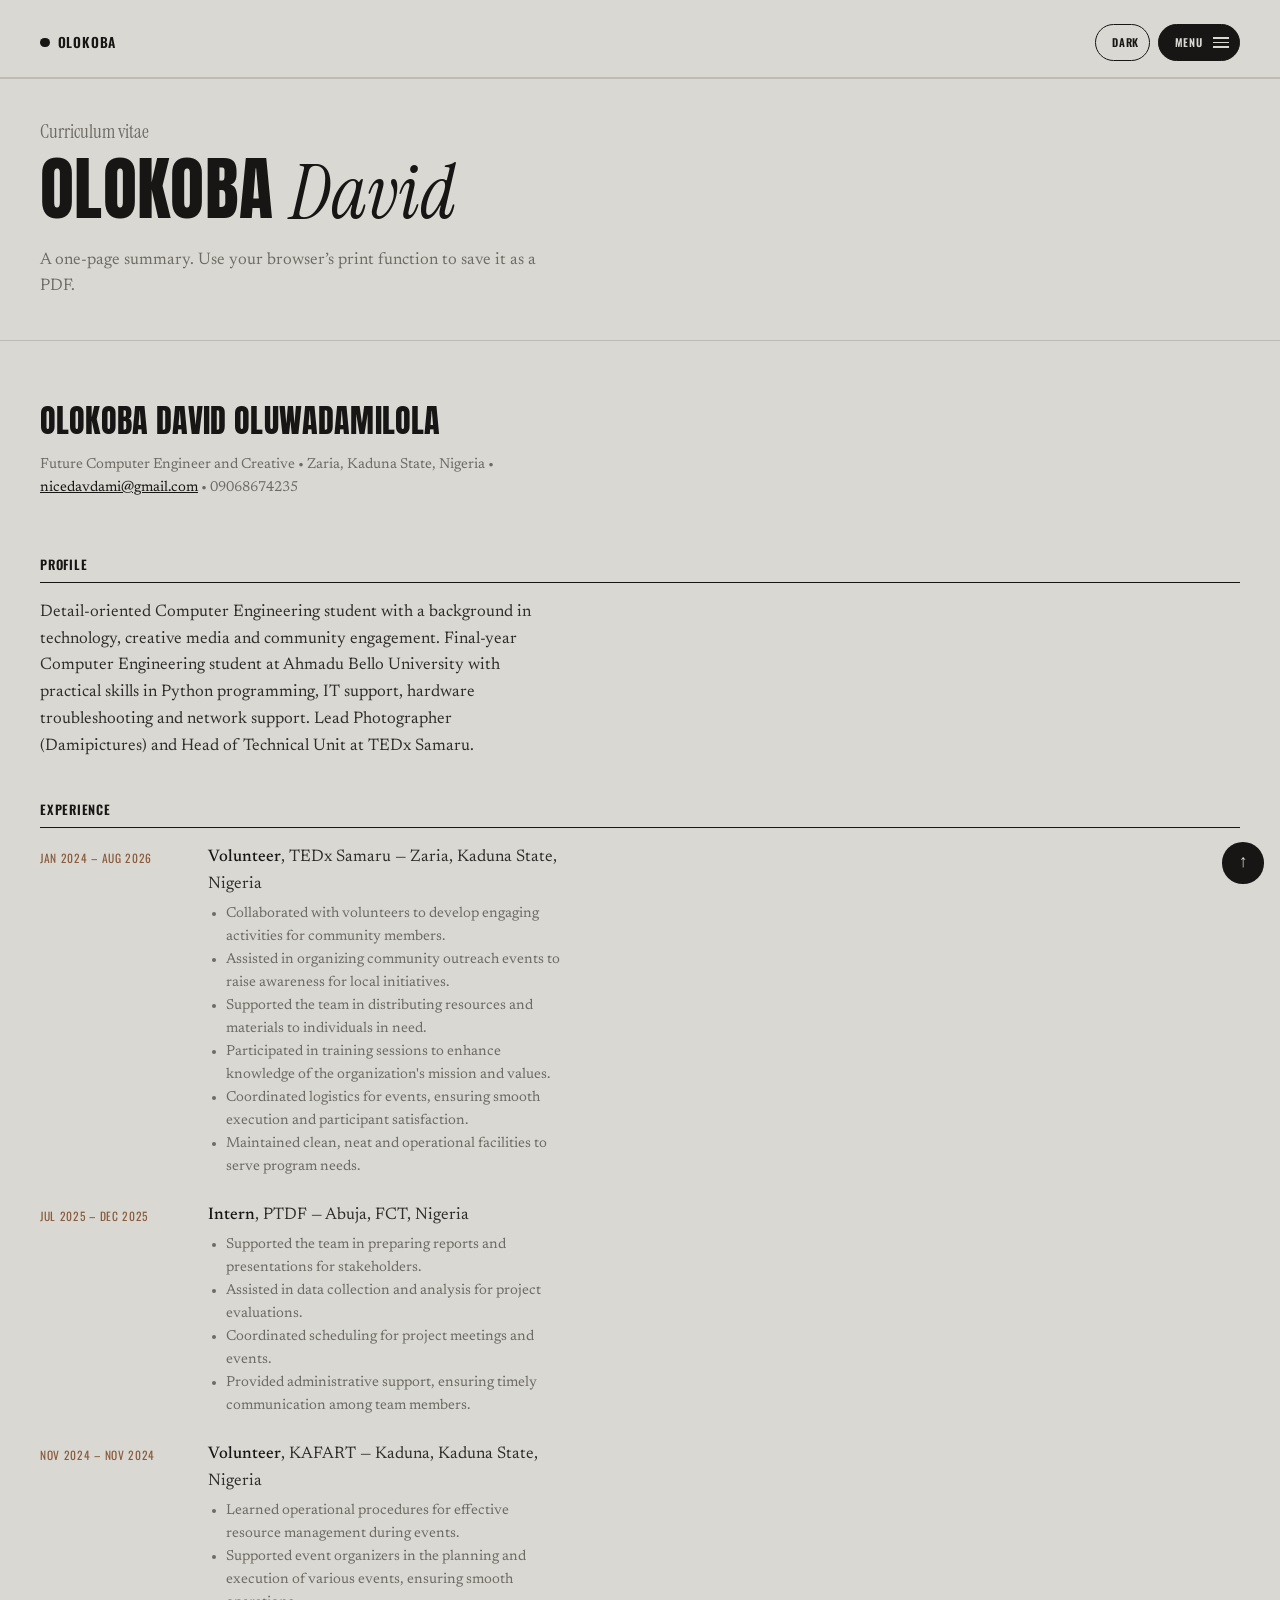
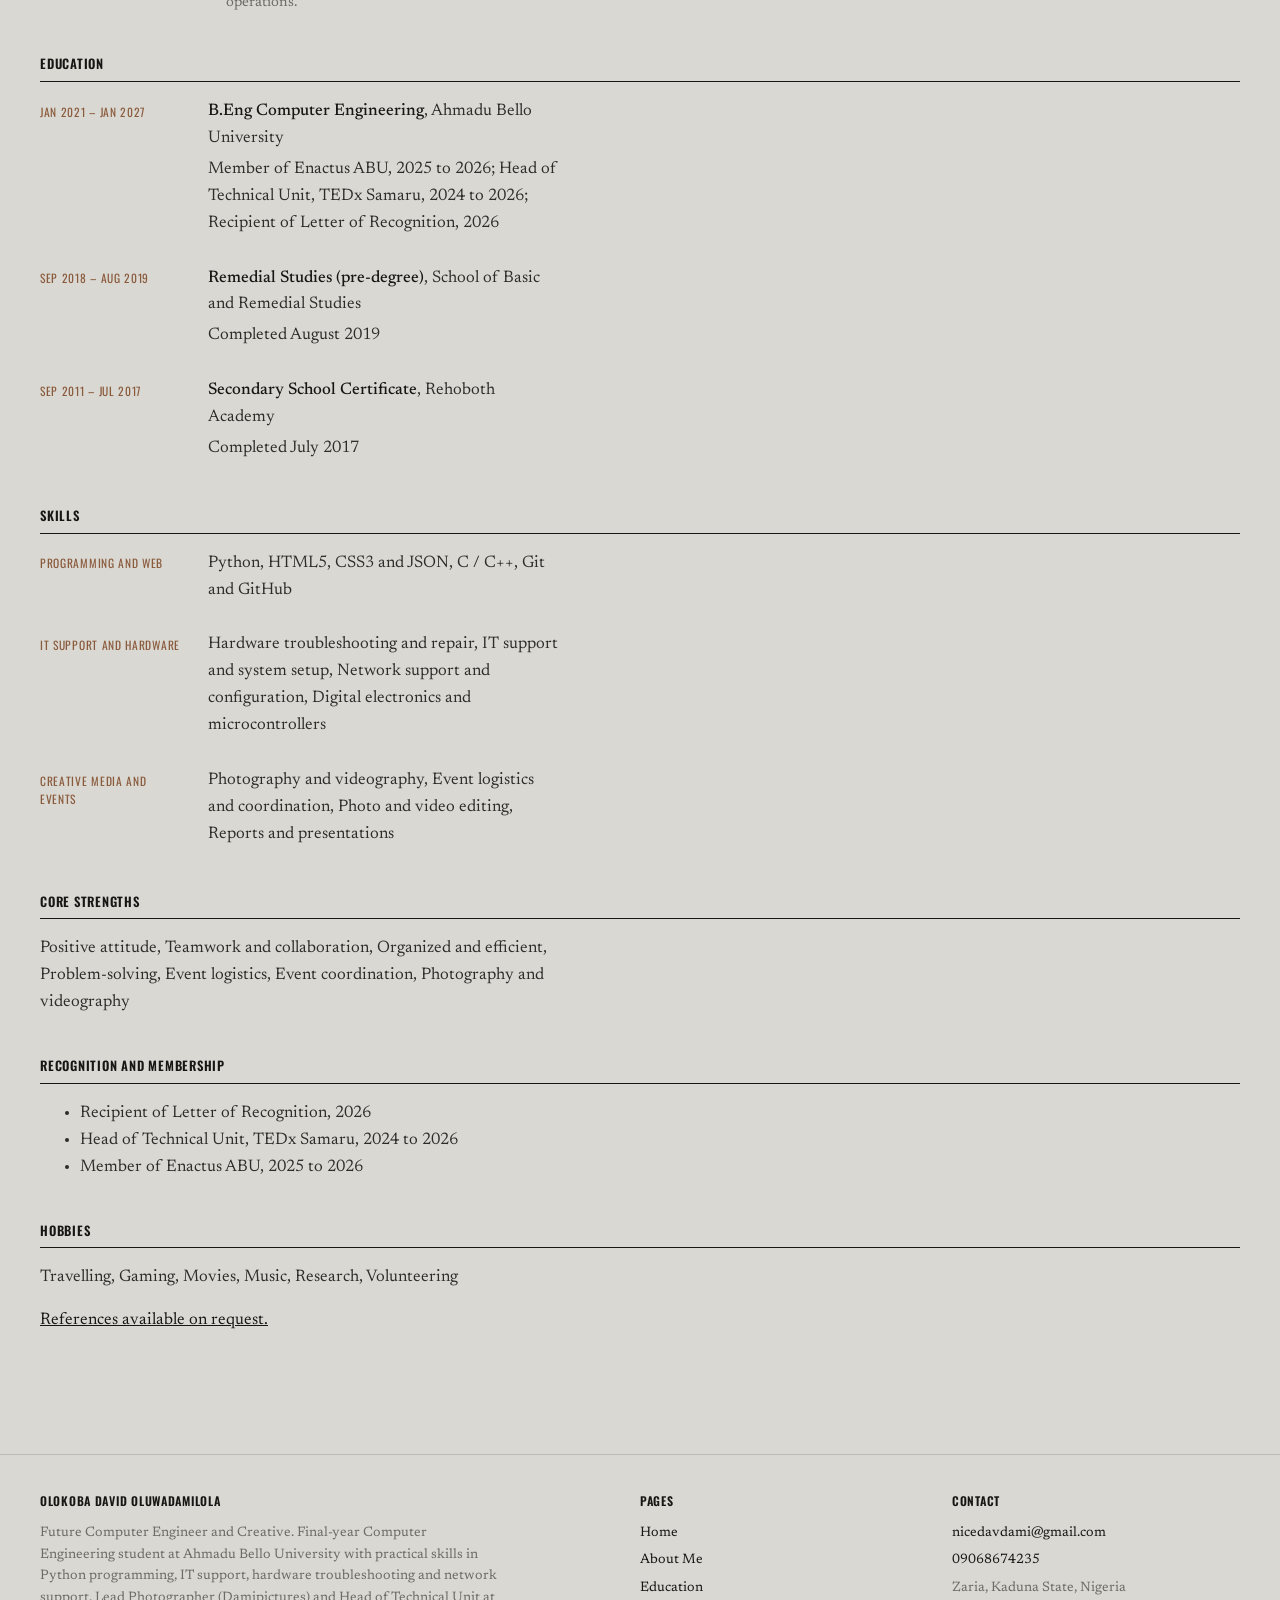
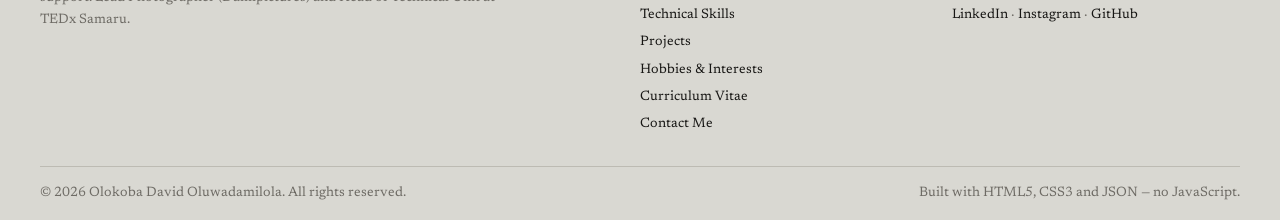
<file: cv.html>
<!DOCTYPE html>
<html xmlns="http://www.w3.org/1999/xhtml" lang="en" xml:lang="en">
<head>
  <meta charset="utf-8" />
  <meta name="viewport" content="width=device-width, initial-scale=1" />
  <title>Curriculum Vitae | Olokoba David Oluwadamilola — Future Computer Engineer</title>
  <meta name="description" content="Printable CV for Olokoba David Oluwadamilola, future Computer Engineer." />
  <meta name="author" content="Olokoba David Oluwadamilola" />
  <link rel="icon" type="image/svg+xml" href="assets/images/favicon.svg" />
  <link rel="stylesheet" href="assets/css/style.css" />
  <!-- Structured data (JSON-LD): declarative metadata for search engines; not executable script -->
  <script type="application/ld+json">
{
  "@context": "https://schema.org",
  "@type": "WebPage",
  "name": "Curriculum vitae of Olokoba David Oluwadamilola",
  "url": "https://YOUR-USERNAME.github.io/portfolio/cv.html",
  "dateModified": "2026-09-02",
  "mainEntity": {
    "@type": "Person",
    "name": "Olokoba David Oluwadamilola",
    "givenName": "David",
    "familyName": "Olokoba",
    "additionalName": "Oluwadamilola",
    "jobTitle": "Computer Engineering Student",
    "description": "Final-year Computer Engineering student at Ahmadu Bello University with practical skills in Python programming, IT support, hardware troubleshooting and network support. Lead Photographer (Damipictures) and Head of Technical Unit at TEDx Samaru.",
    "email": "mailto:nicedavdami@gmail.com",
    "telephone": "09068674235",
    "image": "https://YOUR-USERNAME.github.io/portfolio/assets/images/portrait.jpg",
    "url": "https://YOUR-USERNAME.github.io/portfolio/",
    "address": {
      "@type": "PostalAddress",
      "addressLocality": "Zaria",
      "addressRegion": "Kaduna State",
      "addressCountry": "NG"
    },
    "alumniOf": {
      "@type": "CollegeOrUniversity",
      "name": "Ahmadu Bello University"
    },
    "sameAs": [
      "https://linkedin.com/in/ndavidolokoba",
      "https://www.instagram.com/damipictures/",
      "https://github.com/YOUR-USERNAME"
    ],
    "knowsAbout": [
      "Python",
      "IT support",
      "Hardware troubleshooting",
      "Network support",
      "Photography",
      "Event coordination"
    ]
  }
}
  </script>
</head>
<body>
  <!-- CSS-only dark/light theme switch: the checkbox state restyles the .page wrapper -->
  <input class="theme-toggle" type="checkbox" id="theme" />
  <div class="page">
  <a class="skip-link" href="#main">Skip to content</a>

  <header class="site-header">
    <input class="nav-toggle" type="checkbox" id="nav-toggle" />
    <div class="wrap">
      <a class="brand" href="index.html">Olokoba</a>
      <div class="header-actions">
        <label class="pill pill-ghost theme-label" for="theme"><span class="off">Dark</span><span class="on">Light</span></label>
        <label class="pill menu-pill" for="nav-toggle">Menu <span class="bars" aria-hidden="true"><span></span><span></span><span></span></span></label>
      </div>
    </div>
    <nav class="site-nav" aria-label="Main navigation">
      <ul>
          <li><a href="index.html"><span class="idx">01</span>Home</a></li>
          <li><a href="about.html"><span class="idx">02</span>About Me</a></li>
          <li><a href="education.html"><span class="idx">03</span>Education</a></li>
          <li><a href="skills.html"><span class="idx">04</span>Technical Skills</a></li>
          <li><a href="projects.html"><span class="idx">05</span>Projects</a></li>
          <li><a href="hobbies.html"><span class="idx">06</span>Hobbies &amp; Interests</a></li>
          <li><a href="cv.html" aria-current="page"><span class="idx">07</span>Curriculum Vitae</a></li>
          <li><a href="contact.html"><span class="idx">08</span>Contact Me</a></li>
      </ul>
    </nav>
  </header>

  <main id="main">
    <section class="page-banner">
      <div class="wrap">
        <p class="kicker">Curriculum vitae</p>
        <h1>Olokoba <em>David</em></h1>
        <p>A one-page summary. Use your browser&#8217;s print function to save it as a PDF.</p>
      </div>
    </section>
    <section class="section">
      <div class="wrap">
        <div class="cv-header">
          <div>
            <h2>Olokoba David Oluwadamilola</h2>
            <p>Future Computer Engineer and Creative &#8226; Zaria, Kaduna State, Nigeria &#8226; <a href="mailto:nicedavdami@gmail.com">nicedavdami@gmail.com</a> &#8226; 09068674235</p>
          </div>
        </div>
        <div class="cv-block">
          <h3>Profile</h3>
          <p>Detail-oriented Computer Engineering student with a background in technology, creative media and community engagement. Final-year Computer Engineering student at Ahmadu Bello University with practical skills in Python programming, IT support, hardware troubleshooting and network support. Lead Photographer (Damipictures) and Head of Technical Unit at TEDx Samaru.</p>
        </div>
        <div class="cv-block">
          <h3>Experience</h3>
          <div class="cv-entry">
            <time datetime="2024-01">Jan 2024 &#8211; Aug 2026</time>
            <div>
              <p><strong>Volunteer</strong>, TEDx Samaru &#8212; Zaria, Kaduna State, Nigeria</p>
              <ul>
                <li>Collaborated with volunteers to develop engaging activities for community members.</li>
                <li>Assisted in organizing community outreach events to raise awareness for local initiatives.</li>
                <li>Supported the team in distributing resources and materials to individuals in need.</li>
                <li>Participated in training sessions to enhance knowledge of the organization's mission and values.</li>
                <li>Coordinated logistics for events, ensuring smooth execution and participant satisfaction.</li>
                <li>Maintained clean, neat and operational facilities to serve program needs.</li>
              </ul>
            </div>
          </div>
          <div class="cv-entry">
            <time datetime="2025-07">Jul 2025 &#8211; Dec 2025</time>
            <div>
              <p><strong>Intern</strong>, PTDF &#8212; Abuja, FCT, Nigeria</p>
              <ul>
                <li>Supported the team in preparing reports and presentations for stakeholders.</li>
                <li>Assisted in data collection and analysis for project evaluations.</li>
                <li>Coordinated scheduling for project meetings and events.</li>
                <li>Provided administrative support, ensuring timely communication among team members.</li>
              </ul>
            </div>
          </div>
          <div class="cv-entry">
            <time datetime="2024-11">Nov 2024 &#8211; Nov 2024</time>
            <div>
              <p><strong>Volunteer</strong>, KAFART &#8212; Kaduna, Kaduna State, Nigeria</p>
              <ul>
                <li>Learned operational procedures for effective resource management during events.</li>
                <li>Supported event organizers in the planning and execution of various events, ensuring smooth operations.</li>
              </ul>
            </div>
          </div>
        </div>
        <div class="cv-block">
          <h3>Education</h3>
          <div class="cv-entry">
            <time datetime="2021-01">Jan 2021 &#8211; Jan 2027</time>
            <div>
              <p><strong>B.Eng Computer Engineering</strong>, Ahmadu Bello University</p>
              <p>Member of Enactus ABU, 2025 to 2026; Head of Technical Unit, TEDx Samaru, 2024 to 2026; Recipient of Letter of Recognition, 2026</p>
            </div>
          </div>
          <div class="cv-entry">
            <time datetime="2018-09">Sep 2018 &#8211; Aug 2019</time>
            <div>
              <p><strong>Remedial Studies (pre-degree)</strong>, School of Basic and Remedial Studies</p>
              <p>Completed August 2019</p>
            </div>
          </div>
          <div class="cv-entry">
            <time datetime="2011-09">Sep 2011 &#8211; Jul 2017</time>
            <div>
              <p><strong>Secondary School Certificate</strong>, Rehoboth Academy</p>
              <p>Completed July 2017</p>
            </div>
          </div>
        </div>
        <div class="cv-block">
          <h3>Skills</h3>
          <div class="cv-entry">
            <span class="cv-label">Programming and web</span>
            <div><p>Python, HTML5, CSS3 and JSON, C / C++, Git and GitHub</p></div>
          </div>
          <div class="cv-entry">
            <span class="cv-label">IT support and hardware</span>
            <div><p>Hardware troubleshooting and repair, IT support and system setup, Network support and configuration, Digital electronics and microcontrollers</p></div>
          </div>
          <div class="cv-entry">
            <span class="cv-label">Creative media and events</span>
            <div><p>Photography and videography, Event logistics and coordination, Photo and video editing, Reports and presentations</p></div>
          </div>
        </div>
        <div class="cv-block">
          <h3>Core strengths</h3>
          <p>Positive attitude, Teamwork and collaboration, Organized and efficient, Problem-solving, Event logistics, Event coordination, Photography and videography</p>
        </div>
        <div class="cv-block">
          <h3>Recognition and membership</h3>
          <ul>
            <li>Recipient of Letter of Recognition, 2026</li>
            <li>Head of Technical Unit, TEDx Samaru, 2024 to 2026</li>
            <li>Member of Enactus ABU, 2025 to 2026</li>
          </ul>
        </div>
        <div class="cv-block">
          <h3>Hobbies</h3>
          <p>Travelling, Gaming, Movies, Music, Research, Volunteering</p>
        </div>
        <p><a href="contact.html">References available on request.</a></p>
      </div>
    </section>
  </main>

  <a class="to-top" href="#main" aria-label="Back to top">&#8593;</a>

  <footer class="site-footer">
    <div class="wrap">
      <div class="footer-grid">
        <section>
          <h2>Olokoba David Oluwadamilola</h2>
          <p>Future Computer Engineer and Creative. Final-year Computer Engineering student at Ahmadu Bello University with practical skills in Python programming, IT support, hardware troubleshooting and network support. Lead Photographer (Damipictures) and Head of Technical Unit at TEDx Samaru.</p>
        </section>
        <section>
          <h2>Pages</h2>
          <ul>
            <li><a href="index.html">Home</a></li>
            <li><a href="about.html">About Me</a></li>
            <li><a href="education.html">Education</a></li>
            <li><a href="skills.html">Technical Skills</a></li>
            <li><a href="projects.html">Projects</a></li>
            <li><a href="hobbies.html">Hobbies &amp; Interests</a></li>
            <li><a href="cv.html">Curriculum Vitae</a></li>
            <li><a href="contact.html">Contact Me</a></li>
          </ul>
        </section>
        <section>
          <h2>Contact</h2>
          <ul>
            <li><a href="mailto:nicedavdami@gmail.com">nicedavdami@gmail.com</a></li>
            <li><a href="tel:09068674235">09068674235</a></li>
            <li>Zaria, Kaduna State, Nigeria</li>
            <li><a href="https://www.linkedin.com/in/davidolokoba/" rel="me">LinkedIn</a> · <a href="https://www.instagram.com/damipictures_/" rel="me">Instagram</a> · <a href="https://github.com/YOUR-USERNAME" rel="me">GitHub</a></li>
          </ul>
        </section>
      </div>
      <div class="footer-bottom">
        <p>&#169; 2026 Olokoba David Oluwadamilola. All rights reserved.</p>
        <p>Built with HTML5, CSS3 and JSON — no JavaScript.</p>
      </div>
    </div>
  </footer>
  </div>
</body>
</html>
</file>
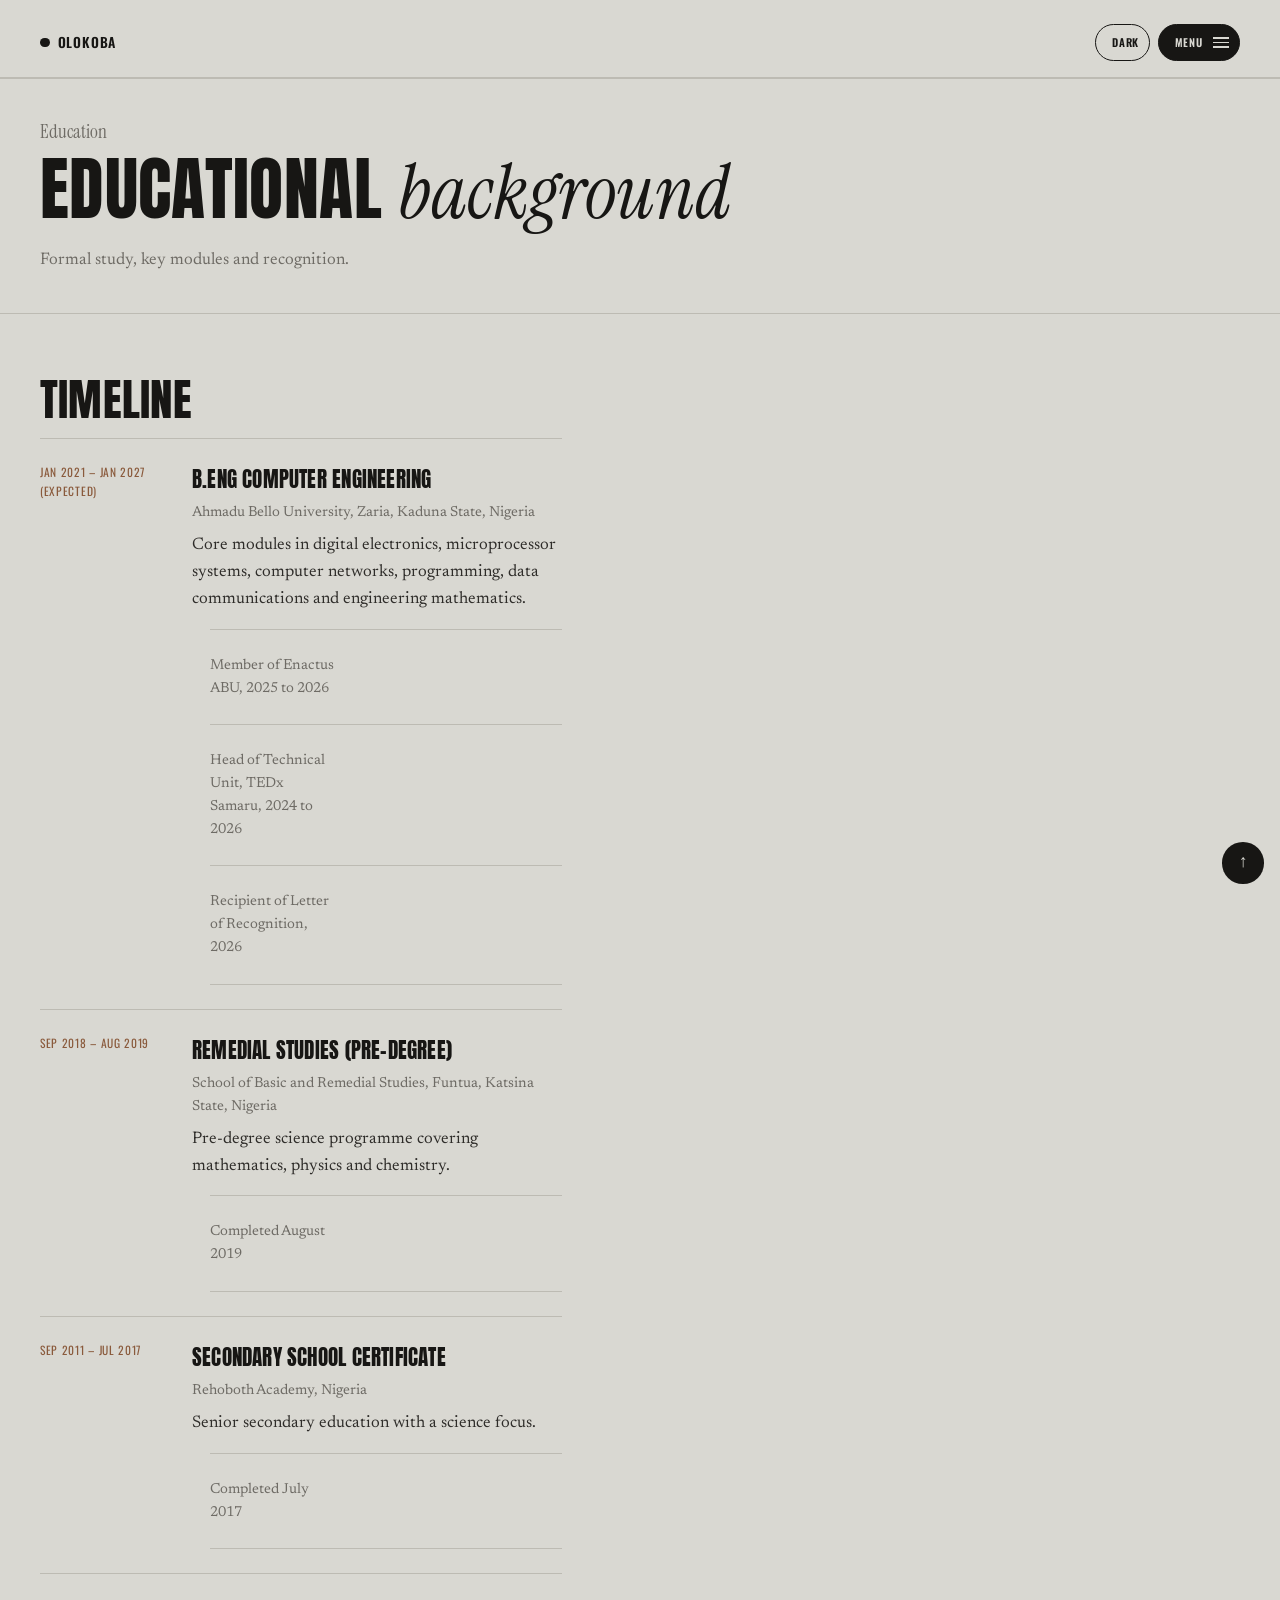
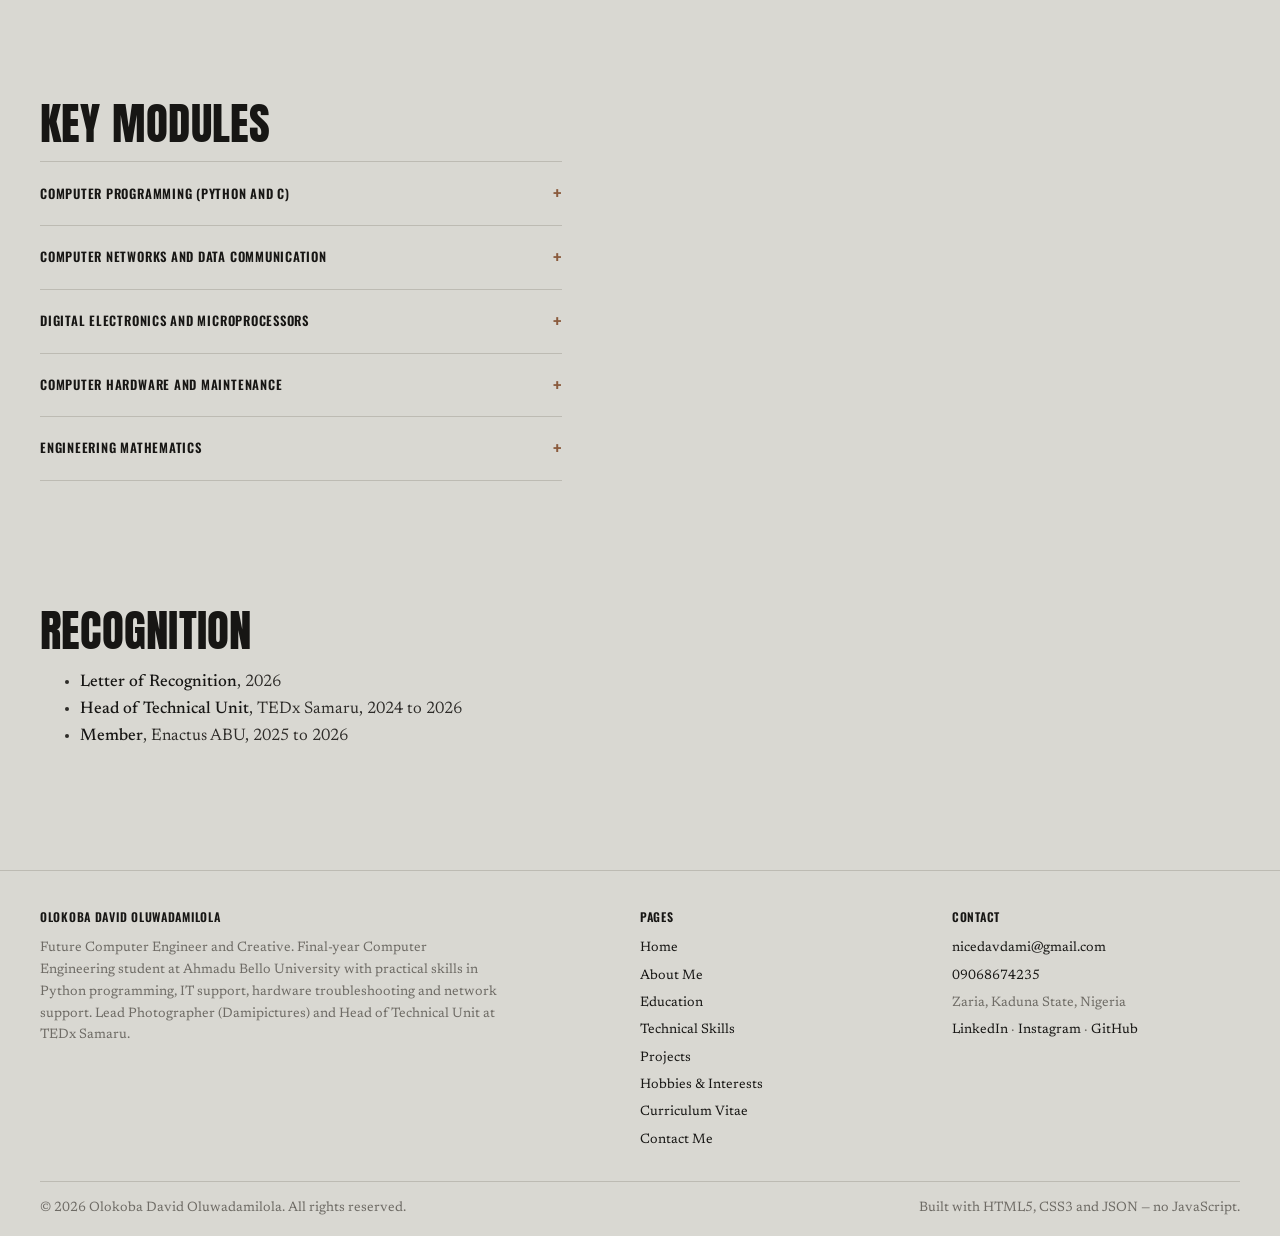
<file: education.html>
<!DOCTYPE html>
<html xmlns="http://www.w3.org/1999/xhtml" lang="en" xml:lang="en">
<head>
  <meta charset="utf-8" />
  <meta name="viewport" content="width=device-width, initial-scale=1" />
  <title>Educational Background | Olokoba David Oluwadamilola — Future Computer Engineer</title>
  <meta name="description" content="Degree, key modules and recognition." />
  <meta name="author" content="Olokoba David Oluwadamilola" />
  <link rel="icon" type="image/svg+xml" href="assets/images/favicon.svg" />
  <link rel="stylesheet" href="assets/css/style.css" />
  <!-- Structured data (JSON-LD): declarative metadata for search engines; not executable script -->
  <script type="application/ld+json">
{
  "@context": "https://schema.org",
  "@type": "ItemList",
  "name": "Educational background of Olokoba David Oluwadamilola",
  "itemListElement": [
    {
      "@type": "ListItem",
      "position": 1,
      "item": {
        "@type": "EducationalOccupationalCredential",
        "name": "B.Eng Computer Engineering",
        "recognizedBy": {
          "@type": "CollegeOrUniversity",
          "name": "Ahmadu Bello University"
        },
        "dateCreated": "2021-01",
        "expires": "2027-01"
      }
    },
    {
      "@type": "ListItem",
      "position": 2,
      "item": {
        "@type": "EducationalOccupationalCredential",
        "name": "Remedial Studies (pre-degree)",
        "recognizedBy": {
          "@type": "School",
          "name": "School of Basic and Remedial Studies"
        },
        "dateCreated": "2018-09",
        "expires": "2019-08"
      }
    },
    {
      "@type": "ListItem",
      "position": 3,
      "item": {
        "@type": "EducationalOccupationalCredential",
        "name": "Secondary School Certificate",
        "recognizedBy": {
          "@type": "School",
          "name": "Rehoboth Academy"
        },
        "dateCreated": "2011-09",
        "expires": "2017-07"
      }
    }
  ]
}
  </script>
</head>
<body>
  <!-- CSS-only dark/light theme switch: the checkbox state restyles the .page wrapper -->
  <input class="theme-toggle" type="checkbox" id="theme" />
  <div class="page">
  <a class="skip-link" href="#main">Skip to content</a>

  <header class="site-header">
    <input class="nav-toggle" type="checkbox" id="nav-toggle" />
    <div class="wrap">
      <a class="brand" href="index.html">Olokoba</a>
      <div class="header-actions">
        <label class="pill pill-ghost theme-label" for="theme"><span class="off">Dark</span><span class="on">Light</span></label>
        <label class="pill menu-pill" for="nav-toggle">Menu <span class="bars" aria-hidden="true"><span></span><span></span><span></span></span></label>
      </div>
    </div>
    <nav class="site-nav" aria-label="Main navigation">
      <ul>
          <li><a href="index.html"><span class="idx">01</span>Home</a></li>
          <li><a href="about.html"><span class="idx">02</span>About Me</a></li>
          <li><a href="education.html" aria-current="page"><span class="idx">03</span>Education</a></li>
          <li><a href="skills.html"><span class="idx">04</span>Technical Skills</a></li>
          <li><a href="projects.html"><span class="idx">05</span>Projects</a></li>
          <li><a href="hobbies.html"><span class="idx">06</span>Hobbies &amp; Interests</a></li>
          <li><a href="cv.html"><span class="idx">07</span>Curriculum Vitae</a></li>
          <li><a href="contact.html"><span class="idx">08</span>Contact Me</a></li>
      </ul>
    </nav>
  </header>

  <main id="main">
    <section class="page-banner">
      <div class="wrap">
        <p class="kicker">Education</p>
        <h1>Educational <em>background</em></h1>
        <p>Formal study, key modules and recognition.</p>
      </div>
    </section>
    <section class="section">
      <div class="wrap">
        <h2>Timeline</h2>
        <ul class="timeline">
          <li>
            <time datetime="2021-01">Jan 2021 &#8211; Jan 2027 (expected)</time>
            <div>
              <h3>B.Eng Computer Engineering</h3>
              <p class="where">Ahmadu Bello University, Zaria, Kaduna State, Nigeria</p>
              <p>Core modules in digital electronics, microprocessor systems, computer networks, programming, data communications and engineering mathematics.</p>
              <ul>
                <li>Member of Enactus ABU, 2025 to 2026</li>
                <li>Head of Technical Unit, TEDx Samaru, 2024 to 2026</li>
                <li>Recipient of Letter of Recognition, 2026</li>
              </ul>
            </div>
          </li>
          <li>
            <time datetime="2018-09">Sep 2018 &#8211; Aug 2019</time>
            <div>
              <h3>Remedial Studies (pre-degree)</h3>
              <p class="where">School of Basic and Remedial Studies, Funtua, Katsina State, Nigeria</p>
              <p>Pre-degree science programme covering mathematics, physics and chemistry.</p>
              <ul>
                <li>Completed August 2019</li>
              </ul>
            </div>
          </li>
          <li>
            <time datetime="2011-09">Sep 2011 &#8211; Jul 2017</time>
            <div>
              <h3>Secondary School Certificate</h3>
              <p class="where">Rehoboth Academy, Nigeria</p>
              <p>Senior secondary education with a science focus.</p>
              <ul>
                <li>Completed July 2017</li>
              </ul>
            </div>
          </li>
        </ul>
      </div>
    </section>

    <section class="section">
      <div class="wrap">
        <h2>Key modules</h2>
        <details>
          <summary>Computer Programming (Python and C)</summary>
          <p>Structured and object-oriented programming, data handling and scripting. Python is the language I reach for first, including the data analysis work during my PTDF internship.</p>
        </details>
        <details>
          <summary>Computer Networks and Data Communication</summary>
          <p>Network models, IP addressing, switching and routing, and practical network support and configuration.</p>
        </details>
        <details>
          <summary>Digital Electronics and Microprocessors</summary>
          <p>Logic design, microcontroller fundamentals and the hardware troubleshooting skills I use in IT support.</p>
        </details>
        <details>
          <summary>Computer Hardware and Maintenance</summary>
          <p>Assembling, diagnosing and repairing computer systems; system setup and support for end users.</p>
        </details>
        <details>
          <summary>Engineering Mathematics</summary>
          <p>Calculus, linear algebra, probability and statistics that underpin analysis and reporting work.</p>
        </details>
      </div>
    </section>

    <section class="section">
      <div class="wrap">
        <h2>Recognition</h2>
        <ul>
          <li><strong>Letter of Recognition</strong>, 2026</li>
          <li><strong>Head of Technical Unit</strong>, TEDx Samaru, 2024 to 2026</li>
          <li><strong>Member</strong>, Enactus ABU, 2025 to 2026</li>
        </ul>
      </div>
    </section>
  </main>

  <a class="to-top" href="#main" aria-label="Back to top">&#8593;</a>

  <footer class="site-footer">
    <div class="wrap">
      <div class="footer-grid">
        <section>
          <h2>Olokoba David Oluwadamilola</h2>
          <p>Future Computer Engineer and Creative. Final-year Computer Engineering student at Ahmadu Bello University with practical skills in Python programming, IT support, hardware troubleshooting and network support. Lead Photographer (Damipictures) and Head of Technical Unit at TEDx Samaru.</p>
        </section>
        <section>
          <h2>Pages</h2>
          <ul>
            <li><a href="index.html">Home</a></li>
            <li><a href="about.html">About Me</a></li>
            <li><a href="education.html">Education</a></li>
            <li><a href="skills.html">Technical Skills</a></li>
            <li><a href="projects.html">Projects</a></li>
            <li><a href="hobbies.html">Hobbies &amp; Interests</a></li>
            <li><a href="cv.html">Curriculum Vitae</a></li>
            <li><a href="contact.html">Contact Me</a></li>
          </ul>
        </section>
        <section>
          <h2>Contact</h2>
          <ul>
            <li><a href="mailto:nicedavdami@gmail.com">nicedavdami@gmail.com</a></li>
            <li><a href="tel:09068674235">09068674235</a></li>
            <li>Zaria, Kaduna State, Nigeria</li>
            <li><a href="https://www.linkedin.com/in/davidolokoba/" rel="me">LinkedIn</a> · <a href="https://www.instagram.com/damipictures_/" rel="me">Instagram</a> · <a href="https://github.com/YOUR-USERNAME" rel="me">GitHub</a></li>
          </ul>
        </section>
      </div>
      <div class="footer-bottom">
        <p>&#169; 2026 Olokoba David Oluwadamilola. All rights reserved.</p>
        <p>Built with HTML5, CSS3 and JSON — no JavaScript.</p>
      </div>
    </div>
  </footer>
  </div>
</body>
</html>
</file>
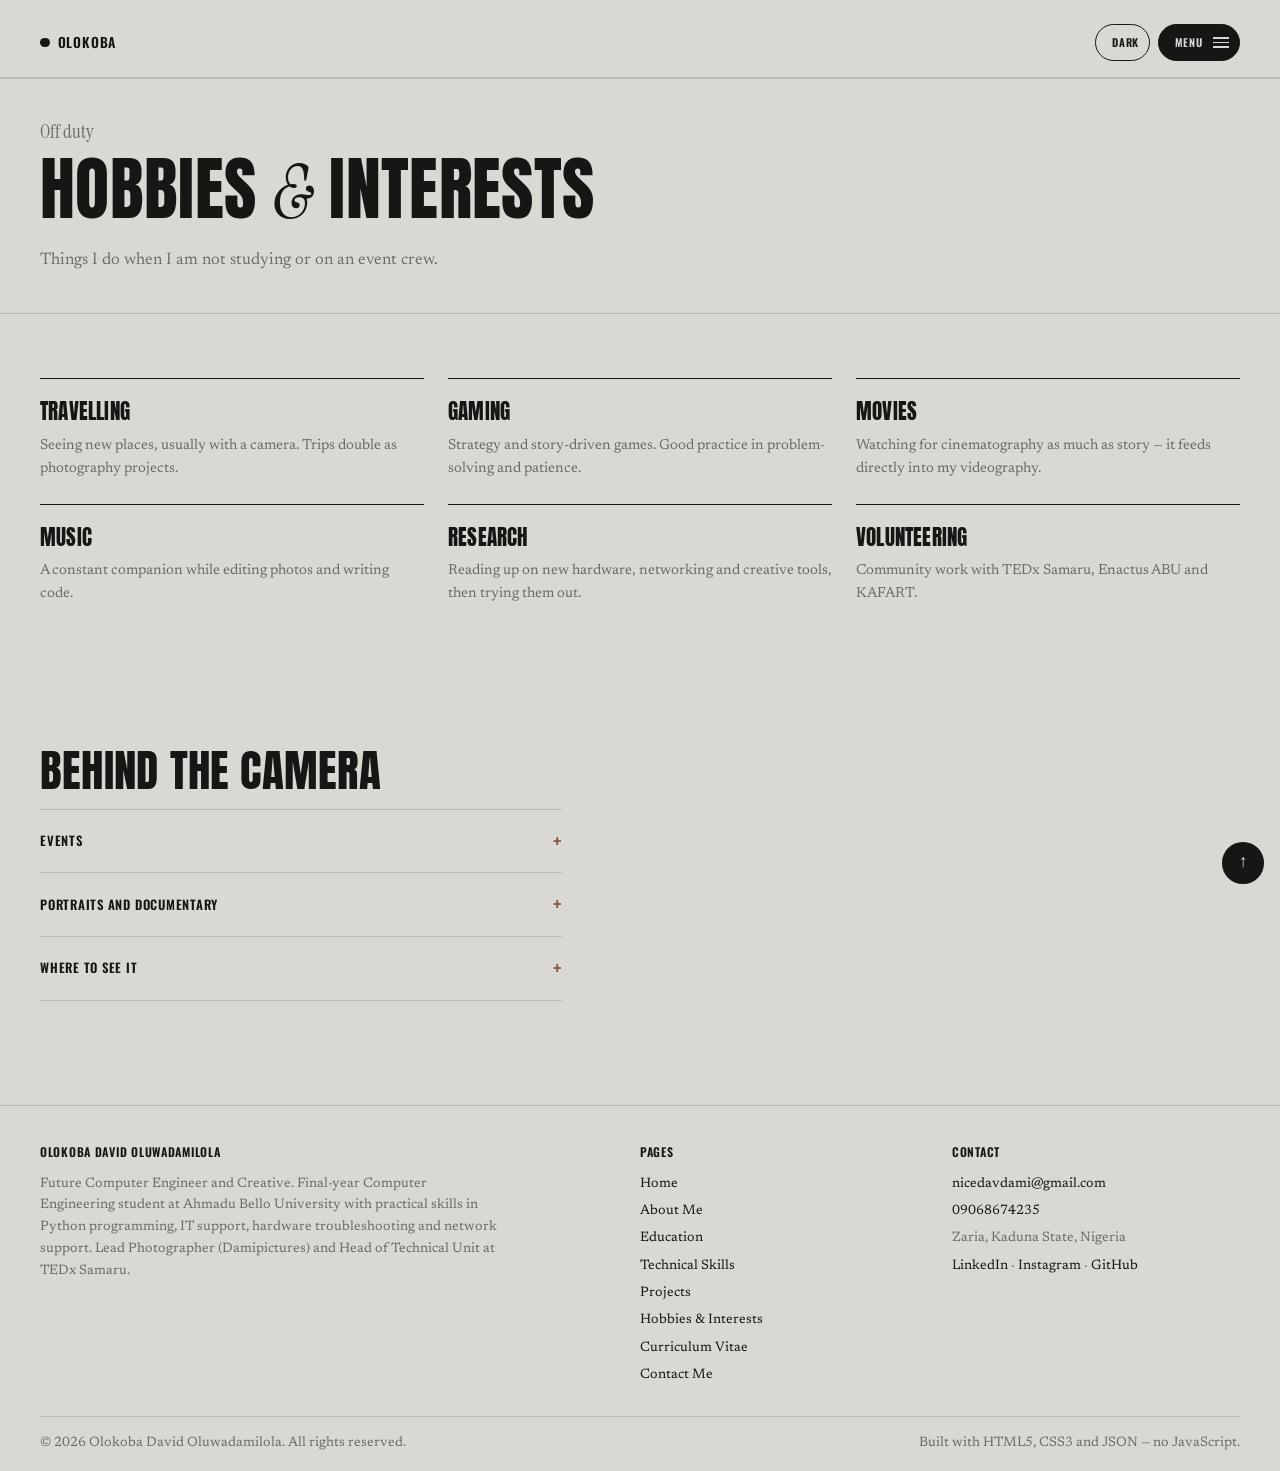
<file: hobbies.html>
<!DOCTYPE html>
<html xmlns="http://www.w3.org/1999/xhtml" lang="en" xml:lang="en">
<head>
  <meta charset="utf-8" />
  <meta name="viewport" content="width=device-width, initial-scale=1" />
  <title>Hobbies and Interests | Olokoba David Oluwadamilola — Future Computer Engineer</title>
  <meta name="description" content="Travelling, gaming, movies, music, research and volunteering." />
  <meta name="author" content="Olokoba David Oluwadamilola" />
  <link rel="icon" type="image/svg+xml" href="assets/images/favicon.svg" />
  <link rel="stylesheet" href="assets/css/style.css" />
  <!-- Structured data (JSON-LD): declarative metadata for search engines; not executable script -->
  <script type="application/ld+json">
{
  "@context": "https://schema.org",
  "@type": "WebPage",
  "name": "Hobbies and interests of Olokoba David Oluwadamilola",
  "url": "https://YOUR-USERNAME.github.io/portfolio/hobbies.html",
  "about": [
    {
      "@type": "Thing",
      "name": "Travelling",
      "description": "Seeing new places, usually with a camera. Trips double as photography projects."
    },
    {
      "@type": "Thing",
      "name": "Gaming",
      "description": "Strategy and story-driven games. Good practice in problem-solving and patience."
    },
    {
      "@type": "Thing",
      "name": "Movies",
      "description": "Watching for cinematography as much as story — it feeds directly into my videography."
    },
    {
      "@type": "Thing",
      "name": "Music",
      "description": "A constant companion while editing photos and writing code."
    },
    {
      "@type": "Thing",
      "name": "Research",
      "description": "Reading up on new hardware, networking and creative tools, then trying them out."
    },
    {
      "@type": "Thing",
      "name": "Volunteering",
      "description": "Community work with TEDx Samaru, Enactus ABU and KAFART."
    }
  ]
}
  </script>
</head>
<body>
  <!-- CSS-only dark/light theme switch: the checkbox state restyles the .page wrapper -->
  <input class="theme-toggle" type="checkbox" id="theme" />
  <div class="page">
  <a class="skip-link" href="#main">Skip to content</a>

  <header class="site-header">
    <input class="nav-toggle" type="checkbox" id="nav-toggle" />
    <div class="wrap">
      <a class="brand" href="index.html">Olokoba</a>
      <div class="header-actions">
        <label class="pill pill-ghost theme-label" for="theme"><span class="off">Dark</span><span class="on">Light</span></label>
        <label class="pill menu-pill" for="nav-toggle">Menu <span class="bars" aria-hidden="true"><span></span><span></span><span></span></span></label>
      </div>
    </div>
    <nav class="site-nav" aria-label="Main navigation">
      <ul>
          <li><a href="index.html"><span class="idx">01</span>Home</a></li>
          <li><a href="about.html"><span class="idx">02</span>About Me</a></li>
          <li><a href="education.html"><span class="idx">03</span>Education</a></li>
          <li><a href="skills.html"><span class="idx">04</span>Technical Skills</a></li>
          <li><a href="projects.html"><span class="idx">05</span>Projects</a></li>
          <li><a href="hobbies.html" aria-current="page"><span class="idx">06</span>Hobbies &amp; Interests</a></li>
          <li><a href="cv.html"><span class="idx">07</span>Curriculum Vitae</a></li>
          <li><a href="contact.html"><span class="idx">08</span>Contact Me</a></li>
      </ul>
    </nav>
  </header>

  <main id="main">
    <section class="page-banner">
      <div class="wrap">
        <p class="kicker">Off duty</p>
        <h1>Hobbies <em>&amp;</em> interests</h1>
        <p>Things I do when I am not studying or on an event crew.</p>
      </div>
    </section>
    <section class="section">
      <div class="wrap">
        <ul class="hobby-grid">
          <li class="hobby"><h3>Travelling</h3><p>Seeing new places, usually with a camera. Trips double as photography projects.</p></li>
          <li class="hobby"><h3>Gaming</h3><p>Strategy and story-driven games. Good practice in problem-solving and patience.</p></li>
          <li class="hobby"><h3>Movies</h3><p>Watching for cinematography as much as story — it feeds directly into my videography.</p></li>
          <li class="hobby"><h3>Music</h3><p>A constant companion while editing photos and writing code.</p></li>
          <li class="hobby"><h3>Research</h3><p>Reading up on new hardware, networking and creative tools, then trying them out.</p></li>
          <li class="hobby"><h3>Volunteering</h3><p>Community work with TEDx Samaru, Enactus ABU and KAFART.</p></li>
        </ul>
      </div>
    </section>

    <section class="section">
      <div class="wrap">
        <h2>Behind the camera</h2>
        <details>
          <summary>Events</summary>
          <p>Speakers, crowds and moments that only happen once. I shoot TEDx Samaru and community events, and plan positions before the day so I never block the audience.</p>
        </details>
        <details>
          <summary>Portraits and documentary</summary>
          <p>Campus life and the people around Zaria. Natural light where possible; the goal is a photo that tells you something about the person.</p>
        </details>
        <details>
          <summary>Where to see it</summary>
          <p>My work is published as Damipictures on <a href="https://www.instagram.com/damipictures_/">Instagram</a>.</p>
        </details>
      </div>
    </section>
  </main>

  <a class="to-top" href="#main" aria-label="Back to top">&#8593;</a>

  <footer class="site-footer">
    <div class="wrap">
      <div class="footer-grid">
        <section>
          <h2>Olokoba David Oluwadamilola</h2>
          <p>Future Computer Engineer and Creative. Final-year Computer Engineering student at Ahmadu Bello University with practical skills in Python programming, IT support, hardware troubleshooting and network support. Lead Photographer (Damipictures) and Head of Technical Unit at TEDx Samaru.</p>
        </section>
        <section>
          <h2>Pages</h2>
          <ul>
            <li><a href="index.html">Home</a></li>
            <li><a href="about.html">About Me</a></li>
            <li><a href="education.html">Education</a></li>
            <li><a href="skills.html">Technical Skills</a></li>
            <li><a href="projects.html">Projects</a></li>
            <li><a href="hobbies.html">Hobbies &amp; Interests</a></li>
            <li><a href="cv.html">Curriculum Vitae</a></li>
            <li><a href="contact.html">Contact Me</a></li>
          </ul>
        </section>
        <section>
          <h2>Contact</h2>
          <ul>
            <li><a href="mailto:nicedavdami@gmail.com">nicedavdami@gmail.com</a></li>
            <li><a href="tel:09068674235">09068674235</a></li>
            <li>Zaria, Kaduna State, Nigeria</li>
            <li><a href="https://www.linkedin.com/in/davidolokoba/" rel="me">LinkedIn</a> · <a href="https://www.instagram.com/damipictures/" rel="me">Instagram</a> · <a href="https://github.com/YOUR-USERNAME" rel="me">GitHub</a></li>
          </ul>
        </section>
      </div>
      <div class="footer-bottom">
        <p>&#169; 2026 Olokoba David Oluwadamilola. All rights reserved.</p>
        <p>Built with HTML5, CSS3 and JSON — no JavaScript.</p>
      </div>
    </div>
  </footer>
  </div>
</body>
</html>
</file>
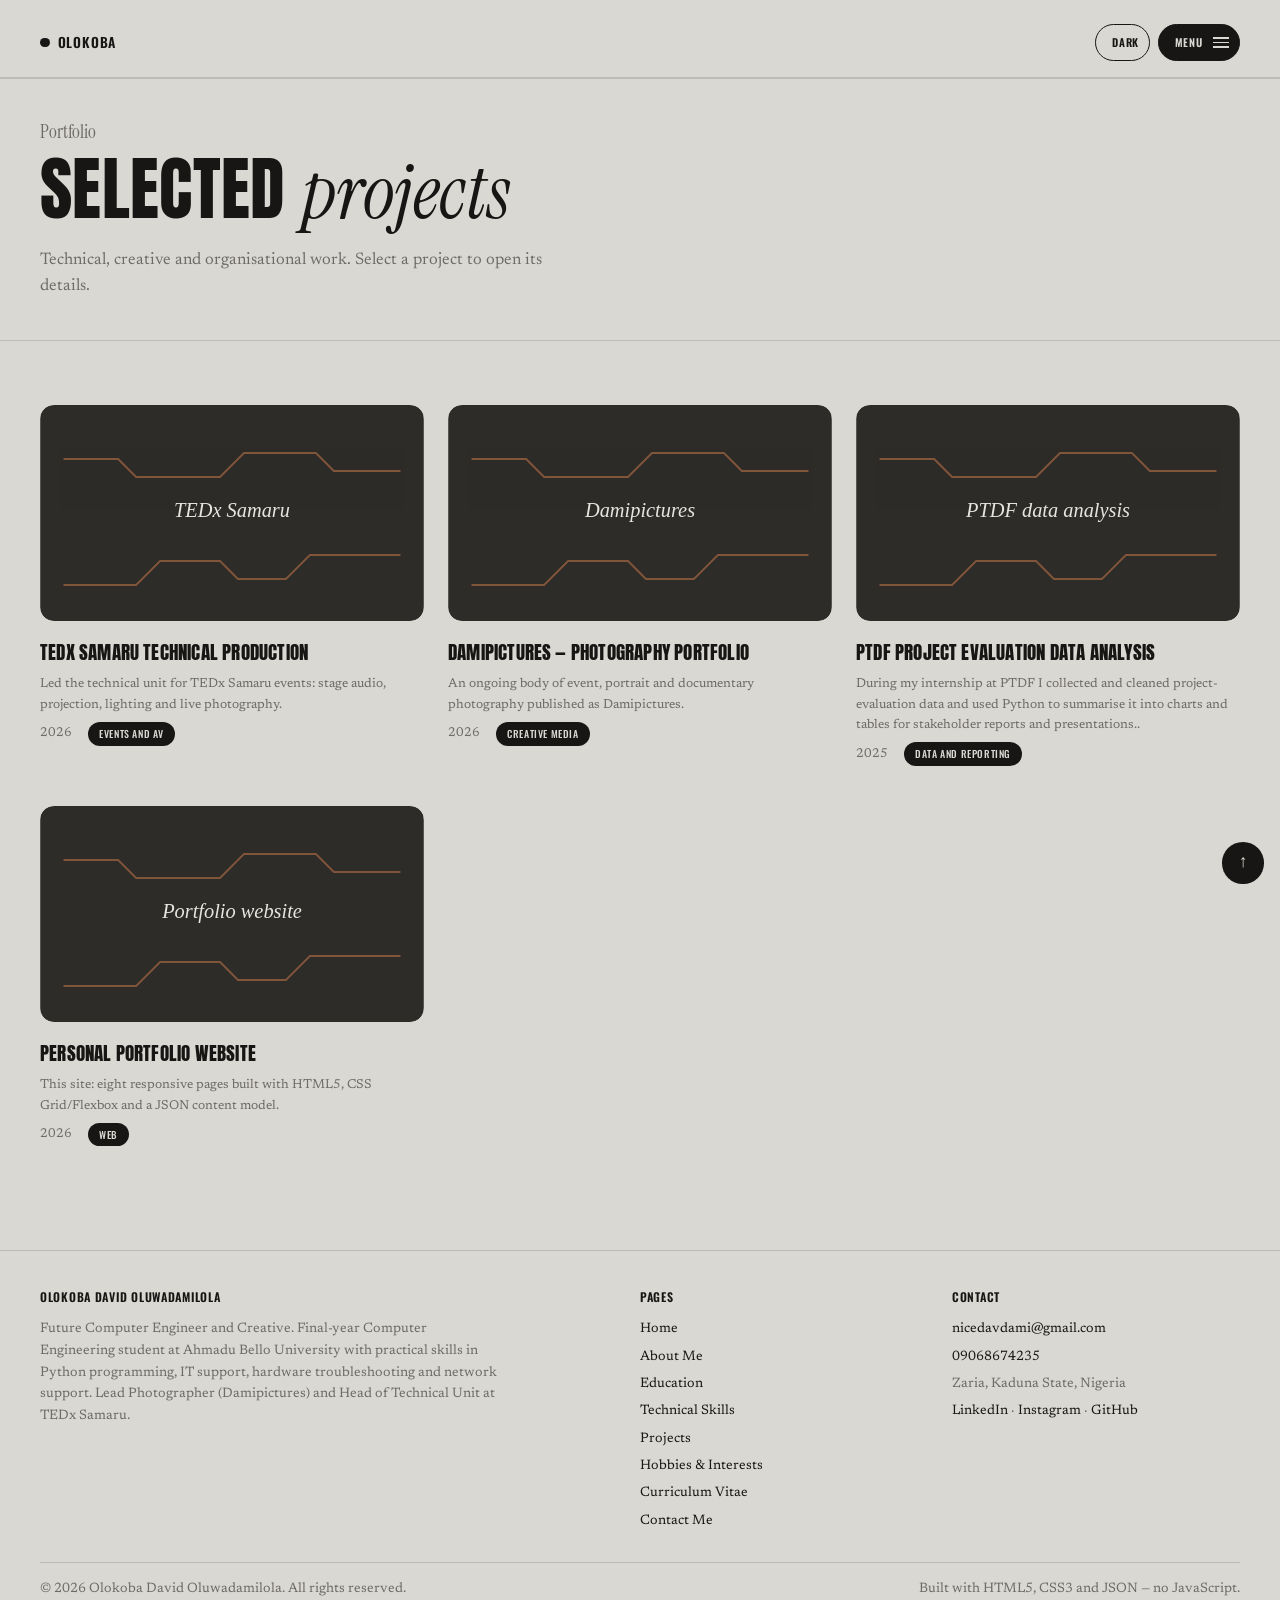
<file: projects.html>
<!DOCTYPE html>
<html xmlns="http://www.w3.org/1999/xhtml" lang="en" xml:lang="en">
<head>
  <meta charset="utf-8" />
  <meta name="viewport" content="width=device-width, initial-scale=1" />
  <title>Projects | Olokoba David Oluwadamilola — Future Computer Engineer</title>
  <meta name="description" content="TEDx technical production, photography, data analysis and web projects." />
  <meta name="author" content="Olokoba David Oluwadamilola" />
  <link rel="icon" type="image/svg+xml" href="assets/images/favicon.svg" />
  <link rel="stylesheet" href="assets/css/style.css" />
  <!-- Structured data (JSON-LD): declarative metadata for search engines; not executable script -->
  <script type="application/ld+json">
{
  "@context": "https://schema.org",
  "@type": "ItemList",
  "name": "Projects by Olokoba David Oluwadamilola",
  "itemListElement": [
    {
      "@type": "ListItem",
      "position": 1,
      "item": {
        "@type": "CreativeWork",
        "name": "TEDx Samaru Technical Production",
        "description": "Led the technical unit for TEDx Samaru events: stage audio, projection, lighting and live photography. Planned equipment lists, ran sound checks and coordinated a volunteer crew so talks started on time and recordings were usable.",
        "dateCreated": "2026-08",
        "genre": "Events and AV",
        "keywords": "Audio-visual setup, Event logistics, Team coordination, Photography",
        "image": "https://YOUR-USERNAME.github.io/portfolio/assets/images/project-tedx.svg",
        "url": "https://www.instagram.com/damipictures/",
        "author": {
          "@type": "Person",
          "name": "Olokoba David Oluwadamilola"
        }
      }
    },
    {
      "@type": "ListItem",
      "position": 2,
      "item": {
        "@type": "CreativeWork",
        "name": "Damipictures — Photography Portfolio",
        "description": "An ongoing body of event, portrait and documentary photography published as Damipictures. Covers community events, campus life and TEDx Samaru, with editing and colour work done in Lightroom-style workflows.",
        "dateCreated": "2026-06",
        "genre": "Creative media",
        "keywords": "Photography, Videography, Editing, Visual storytelling",
        "image": "https://YOUR-USERNAME.github.io/portfolio/assets/images/project-photo.svg",
        "url": "https://www.instagram.com/damipictures/",
        "author": {
          "@type": "Person",
          "name": "Olokoba David Oluwadamilola"
        }
      }
    },
    {
      "@type": "ListItem",
      "position": 3,
      "item": {
        "@type": "CreativeWork",
        "name": "PTDF Project Evaluation Data Analysis",
        "description": "During my internship at PTDF I collected and cleaned project-evaluation data and used Python to summarise it into charts and tables for stakeholder reports and presentations.",
        "dateCreated": "2025-12",
        "genre": "Data and reporting",
        "keywords": "Python, Data analysis, Reporting, Presentations",
        "image": "https://YOUR-USERNAME.github.io/portfolio/assets/images/project-data.svg",
        "url": "https://github.com/YOUR-USERNAME",
        "author": {
          "@type": "Person",
          "name": "Olokoba David Oluwadamilola"
        }
      }
    },
    {
      "@type": "ListItem",
      "position": 4,
      "item": {
        "@type": "CreativeWork",
        "name": "Personal Portfolio Website",
        "description": "This site: eight responsive pages built with HTML5, CSS Grid/Flexbox and a JSON content model. No JavaScript — the mobile menu, project pop-ups and accordions are pure CSS. Validated with the W3C checkers and hosted on GitHub Pages.",
        "dateCreated": "2026-09",
        "genre": "Web",
        "keywords": "HTML5, CSS3, JSON, JSON-LD, GitHub Pages",
        "image": "https://YOUR-USERNAME.github.io/portfolio/assets/images/project-web.svg",
        "url": "https://github.com/YOUR-USERNAME/portfolio",
        "author": {
          "@type": "Person",
          "name": "Olokoba David Oluwadamilola"
        }
      }
    }
  ]
}
  </script>
</head>
<body>
  <!-- CSS-only dark/light theme switch: the checkbox state restyles the .page wrapper -->
  <input class="theme-toggle" type="checkbox" id="theme" />
  <div class="page">
  <a class="skip-link" href="#main">Skip to content</a>

  <header class="site-header">
    <input class="nav-toggle" type="checkbox" id="nav-toggle" />
    <div class="wrap">
      <a class="brand" href="index.html">Olokoba</a>
      <div class="header-actions">
        <label class="pill pill-ghost theme-label" for="theme"><span class="off">Dark</span><span class="on">Light</span></label>
        <label class="pill menu-pill" for="nav-toggle">Menu <span class="bars" aria-hidden="true"><span></span><span></span><span></span></span></label>
      </div>
    </div>
    <nav class="site-nav" aria-label="Main navigation">
      <ul>
          <li><a href="index.html"><span class="idx">01</span>Home</a></li>
          <li><a href="about.html"><span class="idx">02</span>About Me</a></li>
          <li><a href="education.html"><span class="idx">03</span>Education</a></li>
          <li><a href="skills.html"><span class="idx">04</span>Technical Skills</a></li>
          <li><a href="projects.html" aria-current="page"><span class="idx">05</span>Projects</a></li>
          <li><a href="hobbies.html"><span class="idx">06</span>Hobbies &amp; Interests</a></li>
          <li><a href="cv.html"><span class="idx">07</span>Curriculum Vitae</a></li>
          <li><a href="contact.html"><span class="idx">08</span>Contact Me</a></li>
      </ul>
    </nav>
  </header>

  <main id="main">
    <section class="page-banner">
      <div class="wrap">
        <p class="kicker">Portfolio</p>
        <h1>Selected <em>projects</em></h1>
        <p>Technical, creative and organisational work. Select a project to open its details.</p>
      </div>
    </section>
    <section class="section" id="projects">
      <div class="wrap">
        <ul class="work-grid" style="margin-top: 0;">
          <li>
            <a class="feature" href="#proj-001">
              <div class="feature-media"><img src="assets/images/project-tedx.svg" alt="TEDx Samaru Technical Production" width="640" height="360" /></div>
            <div class="caption">
              <h3>TEDx Samaru Technical Production</h3>
              <p>Led the technical unit for TEDx Samaru events: stage audio, projection, lighting and live photography.</p>
              <div class="right"><span>2026</span><span class="tag">Events and AV</span></div>
            </div>
            </a>
          </li>
          <li>
            <a class="feature" href="#proj-002">
              <div class="feature-media"><img src="assets/images/project-photo.svg" alt="Damipictures — Photography Portfolio" width="640" height="360" /></div>
            <div class="caption">
              <h3>Damipictures — Photography Portfolio</h3>
              <p>An ongoing body of event, portrait and documentary photography published as Damipictures.</p>
              <div class="right"><span>2026</span><span class="tag">Creative media</span></div>
            </div>
            </a>
          </li>
          <li>
            <a class="feature" href="#proj-003">
              <div class="feature-media"><img src="assets/images/project-data.svg" alt="PTDF Project Evaluation Data Analysis" width="640" height="360" /></div>
            <div class="caption">
              <h3>PTDF Project Evaluation Data Analysis</h3>
              <p>During my internship at PTDF I collected and cleaned project-evaluation data and used Python to summarise it into charts and tables for stakeholder reports and presentations..</p>
              <div class="right"><span>2025</span><span class="tag">Data and reporting</span></div>
            </div>
            </a>
          </li>
          <li>
            <a class="feature" href="#proj-004">
              <div class="feature-media"><img src="assets/images/project-web.svg" alt="Personal Portfolio Website" width="640" height="360" /></div>
            <div class="caption">
              <h3>Personal Portfolio Website</h3>
              <p>This site: eight responsive pages built with HTML5, CSS Grid/Flexbox and a JSON content model.</p>
              <div class="right"><span>2026</span><span class="tag">Web</span></div>
            </div>
            </a>
          </li>
        </ul>
      </div>
    </section>

    <!-- CSS-only modal: shown when the URL fragment matches the id (:target) -->
    <div class="modal" id="proj-001" role="dialog" aria-labelledby="proj-001-title">
      <article class="modal-box">
        <a class="modal-close" href="#projects" aria-label="Close">&#215;</a>
        <h2 id="proj-001-title">TEDx Samaru Technical Production</h2>
        <p>Led the technical unit for TEDx Samaru events: stage audio, projection, lighting and live photography. Planned equipment lists, ran sound checks and coordinated a volunteer crew so talks started on time and recordings were usable.</p>
        <dl>
          <dt>Category</dt><dd>Events and AV</dd>
          <dt>Completed</dt><dd><time datetime="2026-08">Aug 2026</time></dd>
          <dt>Role</dt><dd>Head of Technical Unit</dd>
          <dt>Tools</dt><dd>Audio-visual setup, Event logistics, Team coordination, Photography</dd>
          <dt>Link</dt><dd><a href="https://www.instagram.com/damipictures/">www.instagram.com/damipictures/</a></dd>
        </dl>
      </article>
    </div>
    <!-- CSS-only modal: shown when the URL fragment matches the id (:target) -->
    <div class="modal" id="proj-002" role="dialog" aria-labelledby="proj-002-title">
      <article class="modal-box">
        <a class="modal-close" href="#projects" aria-label="Close">&#215;</a>
        <h2 id="proj-002-title">Damipictures — Photography Portfolio</h2>
        <p>An ongoing body of event, portrait and documentary photography published as Damipictures. Covers community events, campus life and TEDx Samaru, with editing and colour work done in Lightroom-style workflows.</p>
        <dl>
          <dt>Category</dt><dd>Creative media</dd>
          <dt>Completed</dt><dd><time datetime="2026-06">Jun 2026</time></dd>
          <dt>Role</dt><dd>Lead Photographer</dd>
          <dt>Tools</dt><dd>Photography, Videography, Editing, Visual storytelling</dd>
          <dt>Link</dt><dd><a href="https://www.instagram.com/damipictures/">www.instagram.com/damipictures/</a></dd>
        </dl>
      </article>
    </div>
    <!-- CSS-only modal: shown when the URL fragment matches the id (:target) -->
    <div class="modal" id="proj-003" role="dialog" aria-labelledby="proj-003-title">
      <article class="modal-box">
        <a class="modal-close" href="#projects" aria-label="Close">&#215;</a>
        <h2 id="proj-003-title">PTDF Project Evaluation Data Analysis</h2>
        <p>During my internship at PTDF I collected and cleaned project-evaluation data and used Python to summarise it into charts and tables for stakeholder reports and presentations.</p>
        <dl>
          <dt>Category</dt><dd>Data and reporting</dd>
          <dt>Completed</dt><dd><time datetime="2025-12">Dec 2025</time></dd>
          <dt>Role</dt><dd>Intern</dd>
          <dt>Tools</dt><dd>Python, Data analysis, Reporting, Presentations</dd>
          <dt>Link</dt><dd><a href="https://github.com/YOUR-USERNAME">github.com/YOUR-USERNAME</a></dd>
        </dl>
      </article>
    </div>
    <!-- CSS-only modal: shown when the URL fragment matches the id (:target) -->
    <div class="modal" id="proj-004" role="dialog" aria-labelledby="proj-004-title">
      <article class="modal-box">
        <a class="modal-close" href="#projects" aria-label="Close">&#215;</a>
        <h2 id="proj-004-title">Personal Portfolio Website</h2>
        <p>This site: eight responsive pages built with HTML5, CSS Grid/Flexbox and a JSON content model. No JavaScript — the mobile menu, project pop-ups and accordions are pure CSS. Validated with the W3C checkers and hosted on GitHub Pages.</p>
        <dl>
          <dt>Category</dt><dd>Web</dd>
          <dt>Completed</dt><dd><time datetime="2026-09">Sep 2026</time></dd>
          <dt>Role</dt><dd>Sole developer</dd>
          <dt>Tools</dt><dd>HTML5, CSS3, JSON, JSON-LD, GitHub Pages</dd>
          <dt>Link</dt><dd><a href="https://github.com/YOUR-USERNAME/portfolio">github.com/YOUR-USERNAME/portfolio</a></dd>
        </dl>
      </article>
    </div>

  </main>

  <a class="to-top" href="#main" aria-label="Back to top">&#8593;</a>

  <footer class="site-footer">
    <div class="wrap">
      <div class="footer-grid">
        <section>
          <h2>Olokoba David Oluwadamilola</h2>
          <p>Future Computer Engineer and Creative. Final-year Computer Engineering student at Ahmadu Bello University with practical skills in Python programming, IT support, hardware troubleshooting and network support. Lead Photographer (Damipictures) and Head of Technical Unit at TEDx Samaru.</p>
        </section>
        <section>
          <h2>Pages</h2>
          <ul>
            <li><a href="index.html">Home</a></li>
            <li><a href="about.html">About Me</a></li>
            <li><a href="education.html">Education</a></li>
            <li><a href="skills.html">Technical Skills</a></li>
            <li><a href="projects.html">Projects</a></li>
            <li><a href="hobbies.html">Hobbies &amp; Interests</a></li>
            <li><a href="cv.html">Curriculum Vitae</a></li>
            <li><a href="contact.html">Contact Me</a></li>
          </ul>
        </section>
        <section>
          <h2>Contact</h2>
          <ul>
            <li><a href="mailto:nicedavdami@gmail.com">nicedavdami@gmail.com</a></li>
            <li><a href="tel:09068674235">09068674235</a></li>
            <li>Zaria, Kaduna State, Nigeria</li>
            <li><a href="https://www.linkedin.com/in/davidolokoba/" rel="me">LinkedIn</a> · <a href="https://www.instagram.com/damipictures_/" rel="me">Instagram</a> · <a href="https://github.com/YOUR-USERNAME" rel="me">GitHub</a></li>
          </ul>
        </section>
      </div>
      <div class="footer-bottom">
        <p>&#169; 2026 Olokoba David Oluwadamilola. All rights reserved.</p>
        <p>Built with HTML5, CSS3 and JSON — no JavaScript.</p>
      </div>
    </div>
  </footer>
  </div>
</body>
</html>
</file>
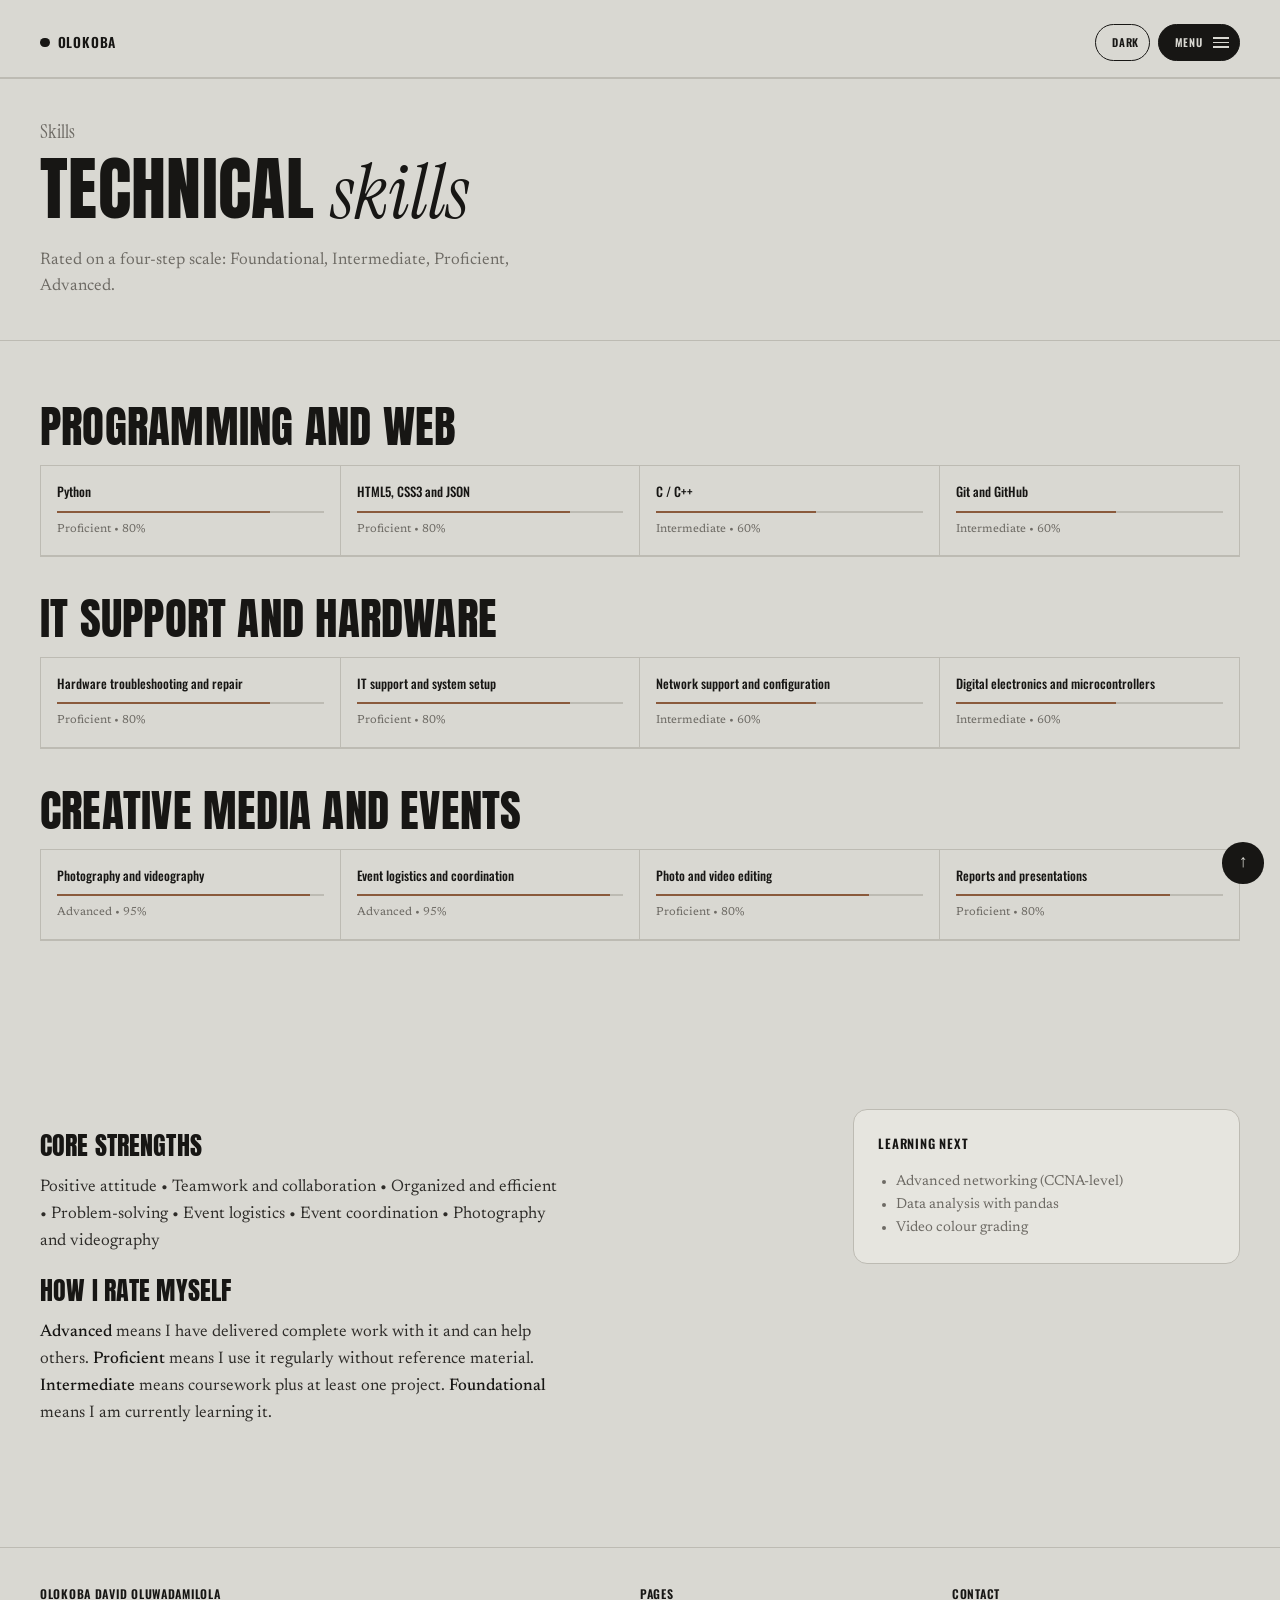
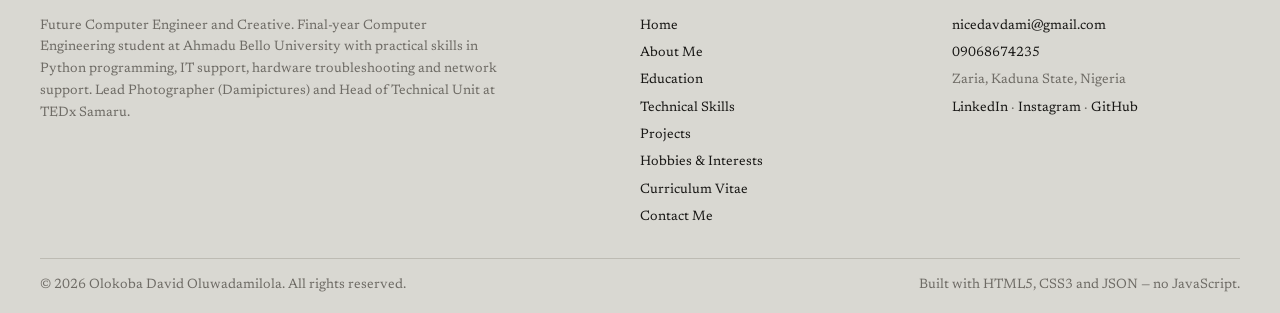
<file: skills.html>
<!DOCTYPE html>
<html xmlns="http://www.w3.org/1999/xhtml" lang="en" xml:lang="en">
<head>
  <meta charset="utf-8" />
  <meta name="viewport" content="width=device-width, initial-scale=1" />
  <title>Technical Skills | Olokoba David Oluwadamilola — Future Computer Engineer</title>
  <meta name="description" content="Programming, IT support, hardware and creative media skills with self-assessed levels." />
  <meta name="author" content="Olokoba David Oluwadamilola" />
  <link rel="icon" type="image/svg+xml" href="assets/images/favicon.svg" />
  <link rel="stylesheet" href="assets/css/style.css" />
  <!-- Structured data (JSON-LD): declarative metadata for search engines; not executable script -->
  <script type="application/ld+json">
{
  "@context": "https://schema.org",
  "@type": "ItemList",
  "name": "Technical skills of Olokoba David Oluwadamilola",
  "itemListElement": [
    {
      "@type": "ListItem",
      "position": 1,
      "name": "Python",
      "description": "Programming and web — Proficient"
    },
    {
      "@type": "ListItem",
      "position": 2,
      "name": "HTML5, CSS3 and JSON",
      "description": "Programming and web — Proficient"
    },
    {
      "@type": "ListItem",
      "position": 3,
      "name": "C / C++",
      "description": "Programming and web — Intermediate"
    },
    {
      "@type": "ListItem",
      "position": 4,
      "name": "Git and GitHub",
      "description": "Programming and web — Intermediate"
    },
    {
      "@type": "ListItem",
      "position": 5,
      "name": "Hardware troubleshooting and repair",
      "description": "IT support and hardware — Proficient"
    },
    {
      "@type": "ListItem",
      "position": 6,
      "name": "IT support and system setup",
      "description": "IT support and hardware — Proficient"
    },
    {
      "@type": "ListItem",
      "position": 7,
      "name": "Network support and configuration",
      "description": "IT support and hardware — Intermediate"
    },
    {
      "@type": "ListItem",
      "position": 8,
      "name": "Digital electronics and microcontrollers",
      "description": "IT support and hardware — Intermediate"
    },
    {
      "@type": "ListItem",
      "position": 9,
      "name": "Photography and videography",
      "description": "Creative media and events — Advanced"
    },
    {
      "@type": "ListItem",
      "position": 10,
      "name": "Event logistics and coordination",
      "description": "Creative media and events — Advanced"
    },
    {
      "@type": "ListItem",
      "position": 11,
      "name": "Photo and video editing",
      "description": "Creative media and events — Proficient"
    },
    {
      "@type": "ListItem",
      "position": 12,
      "name": "Reports and presentations",
      "description": "Creative media and events — Proficient"
    }
  ]
}
  </script>
</head>
<body>
  <!-- CSS-only dark/light theme switch: the checkbox state restyles the .page wrapper -->
  <input class="theme-toggle" type="checkbox" id="theme" />
  <div class="page">
  <a class="skip-link" href="#main">Skip to content</a>

  <header class="site-header">
    <input class="nav-toggle" type="checkbox" id="nav-toggle" />
    <div class="wrap">
      <a class="brand" href="index.html">Olokoba</a>
      <div class="header-actions">
        <label class="pill pill-ghost theme-label" for="theme"><span class="off">Dark</span><span class="on">Light</span></label>
        <label class="pill menu-pill" for="nav-toggle">Menu <span class="bars" aria-hidden="true"><span></span><span></span><span></span></span></label>
      </div>
    </div>
    <nav class="site-nav" aria-label="Main navigation">
      <ul>
          <li><a href="index.html"><span class="idx">01</span>Home</a></li>
          <li><a href="about.html"><span class="idx">02</span>About Me</a></li>
          <li><a href="education.html"><span class="idx">03</span>Education</a></li>
          <li><a href="skills.html" aria-current="page"><span class="idx">04</span>Technical Skills</a></li>
          <li><a href="projects.html"><span class="idx">05</span>Projects</a></li>
          <li><a href="hobbies.html"><span class="idx">06</span>Hobbies &amp; Interests</a></li>
          <li><a href="cv.html"><span class="idx">07</span>Curriculum Vitae</a></li>
          <li><a href="contact.html"><span class="idx">08</span>Contact Me</a></li>
      </ul>
    </nav>
  </header>

  <main id="main">
    <section class="page-banner">
      <div class="wrap">
        <p class="kicker">Skills</p>
        <h1>Technical <em>skills</em></h1>
        <p>Rated on a four-step scale: Foundational, Intermediate, Proficient, Advanced.</p>
      </div>
    </section>
    <section class="section">
      <div class="wrap">
        <div class="skill-group">
          <h2>Programming and web</h2>
          <ul class="skill-cells">
            <li>
              <span class="name">Python</span>
              <span class="bar level-3" role="img" aria-label="Proficient: 3 of 4"><span></span></span>
              <span class="lvl">Proficient &#8226; 80%</span>
            </li>
            <li>
              <span class="name">HTML5, CSS3 and JSON</span>
              <span class="bar level-3" role="img" aria-label="Proficient: 3 of 4"><span></span></span>
              <span class="lvl">Proficient &#8226; 80%</span>
            </li>
            <li>
              <span class="name">C / C++</span>
              <span class="bar level-2" role="img" aria-label="Intermediate: 2 of 4"><span></span></span>
              <span class="lvl">Intermediate &#8226; 60%</span>
            </li>
            <li>
              <span class="name">Git and GitHub</span>
              <span class="bar level-2" role="img" aria-label="Intermediate: 2 of 4"><span></span></span>
              <span class="lvl">Intermediate &#8226; 60%</span>
            </li>
          </ul>
        </div>
        <div class="skill-group">
          <h2>IT support and hardware</h2>
          <ul class="skill-cells">
            <li>
              <span class="name">Hardware troubleshooting and repair</span>
              <span class="bar level-3" role="img" aria-label="Proficient: 3 of 4"><span></span></span>
              <span class="lvl">Proficient &#8226; 80%</span>
            </li>
            <li>
              <span class="name">IT support and system setup</span>
              <span class="bar level-3" role="img" aria-label="Proficient: 3 of 4"><span></span></span>
              <span class="lvl">Proficient &#8226; 80%</span>
            </li>
            <li>
              <span class="name">Network support and configuration</span>
              <span class="bar level-2" role="img" aria-label="Intermediate: 2 of 4"><span></span></span>
              <span class="lvl">Intermediate &#8226; 60%</span>
            </li>
            <li>
              <span class="name">Digital electronics and microcontrollers</span>
              <span class="bar level-2" role="img" aria-label="Intermediate: 2 of 4"><span></span></span>
              <span class="lvl">Intermediate &#8226; 60%</span>
            </li>
          </ul>
        </div>
        <div class="skill-group">
          <h2>Creative media and events</h2>
          <ul class="skill-cells">
            <li>
              <span class="name">Photography and videography</span>
              <span class="bar level-4" role="img" aria-label="Advanced: 4 of 4"><span></span></span>
              <span class="lvl">Advanced &#8226; 95%</span>
            </li>
            <li>
              <span class="name">Event logistics and coordination</span>
              <span class="bar level-4" role="img" aria-label="Advanced: 4 of 4"><span></span></span>
              <span class="lvl">Advanced &#8226; 95%</span>
            </li>
            <li>
              <span class="name">Photo and video editing</span>
              <span class="bar level-3" role="img" aria-label="Proficient: 3 of 4"><span></span></span>
              <span class="lvl">Proficient &#8226; 80%</span>
            </li>
            <li>
              <span class="name">Reports and presentations</span>
              <span class="bar level-3" role="img" aria-label="Proficient: 3 of 4"><span></span></span>
              <span class="lvl">Proficient &#8226; 80%</span>
            </li>
          </ul>
        </div>
      </div>
    </section>

    <section class="section">
      <div class="wrap split">
        <article class="prose">
          <h2>Core strengths</h2>
          <p>Positive attitude &#8226; Teamwork and collaboration &#8226; Organized and efficient &#8226; Problem-solving &#8226; Event logistics &#8226; Event coordination &#8226; Photography and videography</p>
          <h2>How I rate myself</h2>
          <p><strong>Advanced</strong> means I have delivered complete work with it and can help others. <strong>Proficient</strong> means I use it regularly without reference material. <strong>Intermediate</strong> means coursework plus at least one project. <strong>Foundational</strong> means I am currently learning it.</p>
        </article>
        <aside class="aside-box">
          <h3>Learning next</h3>
          <ul>
            <li>Advanced networking (CCNA-level)</li>
            <li>Data analysis with pandas</li>
            <li>Video colour grading</li>
          </ul>
        </aside>
      </div>
    </section>
  </main>

  <a class="to-top" href="#main" aria-label="Back to top">&#8593;</a>

  <footer class="site-footer">
    <div class="wrap">
      <div class="footer-grid">
        <section>
          <h2>Olokoba David Oluwadamilola</h2>
          <p>Future Computer Engineer and Creative. Final-year Computer Engineering student at Ahmadu Bello University with practical skills in Python programming, IT support, hardware troubleshooting and network support. Lead Photographer (Damipictures) and Head of Technical Unit at TEDx Samaru.</p>
        </section>
        <section>
          <h2>Pages</h2>
          <ul>
            <li><a href="index.html">Home</a></li>
            <li><a href="about.html">About Me</a></li>
            <li><a href="education.html">Education</a></li>
            <li><a href="skills.html">Technical Skills</a></li>
            <li><a href="projects.html">Projects</a></li>
            <li><a href="hobbies.html">Hobbies &amp; Interests</a></li>
            <li><a href="cv.html">Curriculum Vitae</a></li>
            <li><a href="contact.html">Contact Me</a></li>
          </ul>
        </section>
        <section>
          <h2>Contact</h2>
          <ul>
            <li><a href="mailto:nicedavdami@gmail.com">nicedavdami@gmail.com</a></li>
            <li><a href="tel:09068674235">09068674235</a></li>
            <li>Zaria, Kaduna State, Nigeria</li>
            <li><a href="https://www.linkedin.com/in/davidolokoba/" rel="me">LinkedIn</a> · <a href="https://www.instagram.com/damipictures/" rel="me">Instagram</a> · <a href="https://github.com/YOUR-USERNAME" rel="me">GitHub</a></li>
          </ul>
        </section>
      </div>
      <div class="footer-bottom">
        <p>&#169; 2026 Olokoba David Oluwadamilola. All rights reserved.</p>
        <p>Built with HTML5, CSS3 and JSON — no JavaScript.</p>
      </div>
    </div>
  </footer>
  </div>
</body>
</html>
</file>
<file: assets/css/style.css>
/* ==========================================================================
   Olokoba David Oluwadamilola — Portfolio
   Warm editorial theme: stone-grey surface, condensed uppercase display type
   paired with an italic serif, serif body copy. Pure CSS3 — no JavaScript.
   Mobile-first. Features: CSS-only menu overlay, dark/light theme switch,
   tools marquee, hover-reveal portfolio, scroll-snap photo strip, :target modals.
   ========================================================================== */

@import url('https://fonts.googleapis.com/css2?family=Anton&family=Instrument+Serif:ital@0;1&family=Newsreader:ital,opsz,wght@0,6..72,400;0,6..72,500;1,6..72,400&family=Oswald:wght@500;600&display=swap');

:root {
  --bg:      #D9D8D2;
  --surface: #E6E5DF;
  --ink:     #171614;
  --text:    #2E2C29;
  --muted:   #6E6B65;
  --line:    #BDBBB3;
  --accent:  #8A5A3C;
  --accent-soft: #E9D9CB;
  --photo-bg: #D6A377;

  --font-display: "Anton", "Oswald", Impact, "Arial Narrow", sans-serif;
  --font-italic:  "Instrument Serif", "Times New Roman", Georgia, serif;
  --font-label:   "Oswald", "Arial Narrow", sans-serif;
  --font-body:    "Newsreader", Georgia, "Times New Roman", serif;

  --space-1: 0.5rem; --space-2: 1rem; --space-3: 1.5rem; --space-4: 2.5rem; --space-5: 4rem; --space-6: 6rem;
  --measure: 58ch;
  --wrap: 78rem;
  --radius: 14px;
}

/* ---------- Reset & base ---------- */
*, *::before, *::after { box-sizing: border-box; }
html { scroll-behavior: smooth; -webkit-text-size-adjust: 100%; }
body { margin: 0; font-family: var(--font-body); font-size: 1.05rem; line-height: 1.6; color: var(--text); background: var(--bg); }
.page { background: var(--bg); color: var(--text); min-height: 100vh; display: flex; flex-direction: column; transition: background 0.3s, color 0.3s; }
main { flex: 1; }
img, svg { max-width: 100%; height: auto; display: block; }
h1, h2, h3, h4 { color: var(--ink); margin: 0 0 var(--space-2); }
h1, h2 { font-family: var(--font-display); font-weight: 400; text-transform: uppercase; line-height: 0.98; letter-spacing: 0.005em; }
h1 { font-size: clamp(2.6rem, 7vw, 4.4rem); }
h2 { font-size: clamp(1.9rem, 4.2vw, 2.8rem); }
h3 { font-family: var(--font-label); font-weight: 600; font-size: 0.8rem; letter-spacing: 0.06em; text-transform: uppercase; }
h2 em, h1 em { font-family: var(--font-italic); font-style: italic; text-transform: none; letter-spacing: 0; font-size: 1.08em; }
p, ul, ol, dl { margin: 0 0 var(--space-2); max-width: var(--measure); }
a { color: var(--ink); text-decoration: underline; }
a:hover { color: var(--accent); }
a:focus-visible, button:focus-visible, input:focus-visible, textarea:focus-visible, summary:focus-visible, label:focus-visible { outline: 2px solid var(--accent); outline-offset: 3px; }
strong { color: var(--ink); font-weight: 500; }
.visually-hidden { position: absolute; width: 1px; height: 1px; overflow: hidden; clip: rect(0 0 0 0); white-space: nowrap; }
.skip-link { position: absolute; left: var(--space-2); top: -3rem; background: var(--ink); color: var(--bg); padding: 0.5rem 1rem; z-index: 100; }
.skip-link:focus { top: var(--space-2); }
.wrap { max-width: var(--wrap); margin-left: auto; margin-right: auto; padding-left: var(--space-3); padding-right: var(--space-3); }

.label { font-family: var(--font-label); font-weight: 600; font-size: 0.72rem; letter-spacing: 0.06em; text-transform: uppercase; color: var(--ink); }
.small { font-size: 0.8rem; color: var(--muted); }
.section { padding-top: var(--space-5); padding-bottom: var(--space-5); }
.section-head { display: grid; gap: var(--space-2); align-items: end; margin-bottom: var(--space-4); }
.section-head p { color: var(--muted); font-size: 0.85rem; margin: 0; max-width: 34ch; }
@media (min-width: 48rem) { .section-head { grid-template-columns: 1fr 1fr; } .section-head p { justify-self: end; } }

/* ---------- Pills & buttons ---------- */
.pill { display: inline-flex; align-items: center; gap: 0.7rem; padding: 0.55rem 0.6rem 0.55rem 1rem; border-radius: 999px; background: var(--ink); color: var(--bg); text-decoration: none; font-family: var(--font-label); font-weight: 600; font-size: 0.68rem; letter-spacing: 0.06em; text-transform: uppercase; border: 1px solid var(--ink); }
.pill .ring { width: 1.5rem; height: 1.5rem; border-radius: 50%; border: 1px solid var(--bg); display: grid; place-items: center; font-family: var(--font-body); font-size: 0.9rem; }
.pill:hover, .pill:focus-visible { background: var(--accent); border-color: var(--accent); color: #fff; }
.pill-ghost { background: transparent; color: var(--ink); }
.pill-ghost .ring { border-color: var(--ink); }
.pill-ghost:hover { background: var(--ink); color: var(--bg); }
.tag { display: inline-block; padding: 0.25rem 0.7rem; border-radius: 999px; background: var(--ink); color: var(--bg); font-family: var(--font-label); font-weight: 500; font-size: 0.62rem; letter-spacing: 0.06em; text-transform: uppercase; }
.tag-ghost { background: transparent; border: 1px solid var(--line); color: var(--ink); }

/* ---------- Theme switch (CSS-only, checkbox) ---------- */
.theme-toggle { position: absolute; opacity: 0; pointer-events: none; }
.theme-label { cursor: pointer; }
.theme-label .on { display: none; }
.theme-toggle:checked ~ .page { --bg: #1B1A18; --surface: #23221F; --ink: #F0EEE8; --text: #D3D0C8; --muted: #9A968D; --line: #3A3835; --accent: #C9946B; --accent-soft: #3A2E25; }
.theme-toggle:checked ~ .page .theme-label .on { display: inline; }
.theme-toggle:checked ~ .page .theme-label .off { display: none; }
.theme-toggle:checked ~ .page .pill { color: var(--bg); }
.theme-toggle:checked ~ .page .pill-ghost { color: var(--ink); }
.theme-toggle:focus-visible ~ .page .theme-label { outline: 2px solid var(--accent); outline-offset: 3px; }

/* ---------- Header + CSS-only menu overlay ---------- */
.site-header { position: relative; z-index: 20; }
.site-header .wrap { display: flex; align-items: center; justify-content: space-between; gap: var(--space-2); padding-top: var(--space-3); padding-bottom: var(--space-2); }
.brand { font-family: var(--font-label); font-weight: 600; font-size: 0.85rem; letter-spacing: 0.06em; text-transform: uppercase; text-decoration: none; display: inline-flex; align-items: center; gap: 0.5rem; color: var(--ink); }
.brand::before { content: ""; width: 0.6rem; height: 0.6rem; border-radius: 50%; background: var(--ink); }
.header-actions { display: flex; align-items: center; gap: 0.5rem; }
.nav-toggle { position: absolute; opacity: 0; pointer-events: none; }
.menu-pill .bars { display: inline-flex; flex-direction: column; gap: 3px; width: 1rem; }
.menu-pill .bars span { display: block; height: 1.5px; background: var(--bg); }
.nav-toggle:focus-visible ~ .header-actions .menu-pill { outline: 2px solid var(--accent); outline-offset: 3px; }
.site-nav { position: absolute; left: 0; right: 0; top: 100%; background: var(--surface); border-top: 1px solid var(--line); border-bottom: 1px solid var(--line); max-height: 0; overflow: hidden; transition: max-height 0.35s ease; }
.nav-toggle:checked ~ .site-nav { max-height: 40rem; }
.site-nav ul { list-style: none; margin: 0; padding: var(--space-3) var(--space-3); max-width: var(--wrap); margin-left: auto; margin-right: auto; display: grid; gap: 0; }
@media (min-width: 48rem) { .site-nav ul { grid-template-columns: repeat(2, 1fr); column-gap: var(--space-4); } }
.site-nav a { display: grid; grid-template-columns: 2.2rem 1fr; align-items: baseline; padding: 0.8rem 0; border-bottom: 1px solid var(--line); text-decoration: none; font-family: var(--font-display); font-size: 1.6rem; text-transform: uppercase; color: var(--ink); }
.site-nav a .idx { font-family: var(--font-label); font-size: 0.65rem; color: var(--muted); }
.site-nav a:hover, .site-nav a:focus-visible { color: var(--accent); }
.site-nav a[aria-current="page"] { color: var(--accent); }


/* ---------- Hero ---------- */
.hero { padding-top: var(--space-3); padding-bottom: var(--space-4); }
.hero-grid { display: grid; gap: var(--space-4); align-items: center; }
.hero-hey { font-family: var(--font-italic); font-size: 1.3rem; color: var(--ink); margin-bottom: 0.4rem; }
.hero h1 { font-size: clamp(3rem, 8vw, 5.4rem); margin-bottom: var(--space-2); }
.hero h1 span { display: block; }
.hero .summary { max-width: 26ch; color: var(--text); margin-bottom: var(--space-3); }
.hero-figure { margin: 0; justify-self: center; width: min(100%, 24rem); border-radius: 12rem 12rem var(--radius) var(--radius); overflow: hidden; background: var(--photo-bg); }
.hero-figure img { width: 100%; height: auto; object-fit: cover; }
.stat-list { list-style: none; padding: 0; margin: 0; max-width: none; display: grid; grid-template-columns: repeat(2, 1fr); gap: var(--space-3); }
.stat-list li { text-align: right; }
.stat-list strong { display: block; font-family: var(--font-label); font-weight: 600; font-size: 1.6rem; line-height: 1; color: var(--ink); }
.stat-list span { display: block; font-size: 0.75rem; color: var(--muted); margin-top: 0.3rem; }
@media (min-width: 60rem) {
  .hero-grid { grid-template-columns: 1.1fr 1fr 0.6fr; }
  .hero-figure { width: min(100%, 26rem); }
  .stat-list { grid-template-columns: 1fr; gap: var(--space-4); }
}

/* ---------- Services strip ---------- */
.services { border-top: 1px solid var(--line); border-bottom: 1px solid var(--line); padding-top: var(--space-3); padding-bottom: var(--space-3); }
.services ul { list-style: none; padding: 0; margin: 0; max-width: none; display: grid; gap: var(--space-3); }
@media (min-width: 40rem) { .services ul { grid-template-columns: repeat(2, 1fr); } }
@media (min-width: 60rem) { .services ul { grid-template-columns: repeat(4, 1fr); } .services li + li { border-left: 1px solid var(--line); padding-left: var(--space-3); } }
.services h3 { margin-bottom: 0.4rem; }
.services p { margin: 0; font-size: 0.85rem; color: var(--muted); max-width: 26ch; }

/* ---------- Worked-with grid ---------- */
.org-grid { list-style: none; padding: 0; margin: 0; max-width: none; display: grid; grid-template-columns: repeat(2, 1fr); border: 1px solid var(--line); }
@media (min-width: 52rem) { .org-grid { grid-template-columns: repeat(4, 1fr); } }
.org-grid li { padding: 1.1rem 1rem; border-right: 1px solid var(--line); border-bottom: 1px solid var(--line); display: flex; align-items: center; gap: 0.7rem; font-family: var(--font-label); font-weight: 500; font-size: 0.85rem; color: var(--ink); position: relative; }
.org-grid li:nth-child(2n) { border-right: 0; }
@media (min-width: 52rem) { .org-grid li:nth-child(2n) { border-right: 1px solid var(--line); } .org-grid li:nth-child(4n) { border-right: 0; } }
.org-grid li::before { content: ""; width: 0.9rem; height: 0.9rem; border-radius: 50%; border: 2px solid var(--ink); flex: none; }
.org-grid li:nth-child(odd)::before { background: linear-gradient(90deg, #171614 50%, transparent 50%); }
.org-grid li small { position: absolute; left: 1rem; right: 1rem; bottom: 0.25rem; font-family: var(--font-body); font-size: 0.68rem; color: var(--muted); opacity: 0; transition: opacity 0.2s; }
.org-grid li:hover small, .org-grid li:focus-within small { opacity: 1; }

/* ---------- Tools marquee (CSS animation) ---------- */
.marquee { overflow: hidden; border-top: 1px solid var(--line); border-bottom: 1px solid var(--line); padding: 0.9rem 0; }
.marquee ul { display: flex; gap: 0; list-style: none; padding: 0; margin: 0; max-width: none; width: max-content; animation: scroll 40s linear infinite; }
.marquee li { padding: 0 1.6rem; font-family: var(--font-label); font-weight: 500; font-size: 0.8rem; letter-spacing: 0.08em; text-transform: uppercase; color: var(--ink); white-space: nowrap; }
.marquee li::after { content: "\2022"; margin-left: 3.2rem; color: var(--accent); }
.marquee:hover ul { animation-play-state: paused; }
@keyframes scroll { from { transform: translateX(0); } to { transform: translateX(-50%); } }

/* ---------- Manifesto ---------- */
.manifesto { display: grid; gap: var(--space-4); }
@media (min-width: 52rem) { .manifesto { grid-template-columns: 1fr 1fr; } }
.manifesto h2 { font-size: clamp(2.2rem, 4.6vw, 3.2rem); max-width: 14ch; }
.manifesto .lede { font-size: 1.4rem; line-height: 1.35; color: var(--ink); margin-bottom: var(--space-3); }
.manifesto p { color: var(--text); }

/* ---------- Portfolio ---------- */
.feature { display: block; text-decoration: none; color: inherit; }
.feature img { width: 100%; height: auto; object-fit: cover; border-radius: var(--radius); background: var(--surface); transition: transform 0.4s ease; }
.feature-media { overflow: hidden; border-radius: var(--radius); position: relative; }
.feature:hover img { transform: scale(1.03); }
.feature-media::after { content: "View project \2192"; position: absolute; right: 1rem; bottom: 1rem; padding: 0.5rem 0.9rem; border-radius: 999px; background: var(--ink); color: var(--bg); font-family: var(--font-label); font-size: 0.65rem; letter-spacing: 0.06em; text-transform: uppercase; opacity: 0; transform: translateY(0.4rem); transition: opacity 0.25s, transform 0.25s; }
.feature:hover .feature-media::after, .feature:focus-visible .feature-media::after { opacity: 1; transform: translateY(0); }
.caption { display: grid; grid-template-columns: 1fr auto; gap: 0.4rem var(--space-3); align-items: center; padding-top: var(--space-2); }
.caption h3 { margin: 0; font-family: var(--font-display); font-weight: 400; font-size: 1.2rem; letter-spacing: 0.01em; }
.caption p { margin: 0; font-size: 0.8rem; color: var(--muted); grid-column: 1; }
.caption .right { grid-column: 2; grid-row: 1 / span 2; display: flex; gap: var(--space-2); align-items: center; font-size: 0.8rem; color: var(--muted); }
.work-grid { list-style: none; padding: 0; margin: var(--space-4) 0 0; max-width: none; display: grid; gap: var(--space-4) var(--space-3); }
@media (min-width: 48rem) { .work-grid { grid-template-columns: repeat(3, 1fr); } .work-grid .caption { grid-template-columns: 1fr; } .work-grid .caption .right { grid-column: 1; grid-row: auto; } }

/* ---------- Scroll-snap photo strip ---------- */
.strip { display: flex; gap: var(--space-2); overflow-x: auto; scroll-snap-type: x mandatory; padding-bottom: var(--space-2); list-style: none; margin: 0; max-width: none; padding-left: 0; }
.strip li { flex: 0 0 78%; scroll-snap-align: start; }
@media (min-width: 40rem) { .strip li { flex-basis: 46%; } }
@media (min-width: 60rem) { .strip li { flex-basis: 31%; } }
.strip img { width: 100%; height: 22rem; object-fit: cover; border-radius: var(--radius); background: var(--surface); }
.strip figcaption { font-size: 0.78rem; color: var(--muted); margin-top: 0.5rem; }

/* ---------- Big CTA ---------- */
.cta { border-top: 1px solid var(--line); }
.cta h2 { font-size: clamp(2.6rem, 8vw, 6rem); margin-bottom: var(--space-3); }
.cta-row { display: flex; flex-wrap: wrap; gap: var(--space-3); align-items: center; justify-content: space-between; }
.cta-row p { margin: 0; color: var(--muted); max-width: 40ch; }

/* ---------- Inner-page banner ---------- */
.page-banner { padding-top: var(--space-4); padding-bottom: var(--space-4); border-bottom: 1px solid var(--line); }
.page-banner .kicker { font-family: var(--font-italic); font-size: 1.2rem; color: var(--muted); margin-bottom: 0.4rem; }
.page-banner p { color: var(--muted); margin: 0; }

/* ---------- Generic layouts ---------- */
.split { display: grid; gap: var(--space-4); }
@media (min-width: 48rem) { .split { grid-template-columns: 2fr 1fr; align-items: start; } }
.aside-box { border: 1px solid var(--line); border-radius: var(--radius); padding: var(--space-3); background: var(--surface); }
.aside-box h3 { margin-bottom: var(--space-2); }
.aside-box ul { padding-left: 1.1rem; margin-bottom: 0; color: var(--muted); font-size: 0.9rem; }
.hero-portrait { width: 100%; max-width: 22rem; border-radius: 12rem 12rem var(--radius) var(--radius); background: var(--photo-bg); }
.prose h2 { font-size: 1.6rem; margin-top: var(--space-3); }
.prose ul { padding-left: 1.1rem; }

/* ---------- Timeline ---------- */
.timeline { list-style: none; padding: 0; margin: 0; max-width: var(--measure); }
.timeline li { display: grid; grid-template-columns: 8rem 1fr; gap: 0 var(--space-3); padding: var(--space-3) 0; border-top: 1px solid var(--line); }
.timeline li:last-child { border-bottom: 1px solid var(--line); }
.timeline time { font-family: var(--font-label); font-size: 0.72rem; letter-spacing: 0.06em; text-transform: uppercase; color: var(--accent); }
.timeline h3 { margin: 0 0 0.3rem; font-family: var(--font-display); font-weight: 400; font-size: 1.3rem; letter-spacing: 0.01em; }
.timeline .where { color: var(--muted); font-size: 0.9rem; margin-bottom: 0.5rem; }
.timeline ul { color: var(--muted); padding-left: 1.1rem; margin: 0; font-size: 0.9rem; }
@media (max-width: 40rem) { .timeline li { grid-template-columns: 1fr; } }

/* ---------- Details / accordion ---------- */
details { border-top: 1px solid var(--line); max-width: var(--measure); }
details:last-of-type { border-bottom: 1px solid var(--line); }
summary { cursor: pointer; padding: 1rem 0; font-family: var(--font-label); font-weight: 600; font-size: 0.8rem; letter-spacing: 0.06em; text-transform: uppercase; color: var(--ink); list-style: none; display: flex; justify-content: space-between; align-items: center; }
summary::-webkit-details-marker { display: none; }
summary::after { content: "+"; font-size: 1.2rem; color: var(--accent); }
details[open] summary::after { content: "\2212"; }
details > :not(summary) { color: var(--muted); }
details > p:last-child, details > ul:last-child { padding-bottom: 1rem; }

/* ---------- Skills grid ---------- */
.skill-group { margin-bottom: var(--space-4); }
.skill-cells { list-style: none; padding: 0; margin: 0; max-width: none; display: grid; grid-template-columns: repeat(2, 1fr); border: 1px solid var(--line); }
@media (min-width: 52rem) { .skill-cells { grid-template-columns: repeat(4, 1fr); } }
.skill-cells li { padding: 1rem; border-right: 1px solid var(--line); border-bottom: 1px solid var(--line); display: grid; gap: 0.5rem; }
.skill-cells li:nth-child(2n) { border-right: 0; }
@media (min-width: 52rem) { .skill-cells li:nth-child(2n) { border-right: 1px solid var(--line); } .skill-cells li:nth-child(4n) { border-right: 0; } }
.skill-cells .name { font-family: var(--font-label); font-weight: 500; font-size: 0.8rem; color: var(--ink); }
.skill-cells .bar { height: 2px; background: var(--line); }
.skill-cells .bar span { display: block; height: 100%; background: #8A5A3C; }
.skill-cells .lvl { font-size: 0.72rem; color: var(--muted); }
.level-1 span { width: 40%; } .level-2 span { width: 60%; } .level-3 span { width: 80%; } .level-4 span { width: 95%; }

/* ---------- Modals via :target ---------- */
.modal { position: fixed; top: 0; right: 0; bottom: 0; left: 0; background: rgba(23,22,20,0.7); display: flex; align-items: center; justify-content: center; padding: var(--space-2); opacity: 0; visibility: hidden; transition: opacity 0.2s; z-index: 50; }
.modal:target { opacity: 1; visibility: visible; }
.modal-box { background: var(--surface); color: var(--text); border-radius: var(--radius); max-width: 44rem; width: 100%; max-height: 90vh; overflow: auto; padding: var(--space-4); position: relative; }
.modal-box h2 { font-size: 1.9rem; }
.modal-close { position: absolute; top: 0.8rem; right: 1.1rem; font-size: 1.6rem; line-height: 1; text-decoration: none; color: var(--muted); }
.modal-close:hover { color: var(--ink); }
.modal-box dl { display: grid; grid-template-columns: max-content 1fr; gap: 0.4rem 1.2rem; }
.modal-box dt { font-family: var(--font-label); font-size: 0.7rem; letter-spacing: 0.06em; text-transform: uppercase; color: var(--accent); padding-top: 0.25rem; }
.modal-box dd { margin: 0; }

/* ---------- CV ---------- */
.cv-header { display: flex; flex-wrap: wrap; gap: var(--space-2); align-items: center; justify-content: space-between; }
.cv-header h2 { font-size: 2rem; }
.cv-header p { color: var(--muted); font-size: 0.9rem; }
.cv-block h3 { border-bottom: 1px solid var(--ink); padding-bottom: 0.4rem; margin-top: var(--space-4); }
.cv-entry { display: grid; gap: 0.2rem 1.5rem; margin-bottom: var(--space-3); max-width: var(--measure); }
@media (min-width: 40rem) { .cv-entry { grid-template-columns: 9rem 1fr; } }
.cv-entry time, .cv-entry .cv-label { font-family: var(--font-label); font-size: 0.72rem; letter-spacing: 0.06em; text-transform: uppercase; color: var(--accent); padding-top: 0.3rem; }
.cv-entry p { margin-bottom: 0.25rem; }
.cv-entry ul { color: var(--muted); padding-left: 1.1rem; margin-bottom: 0; font-size: 0.9rem; }

/* ---------- Contact ---------- */
.contact-grid { display: grid; gap: var(--space-4); }
@media (min-width: 52rem) { .contact-grid { grid-template-columns: 1fr 1fr; } }
.contact-list { list-style: none; padding: 0; margin: 0; max-width: none; }
.contact-list li { display: grid; grid-template-columns: 1.5rem 1fr; gap: 0 1rem; align-items: start; padding: var(--space-2) 0; border-top: 1px solid var(--line); }
.contact-list li:last-child { border-bottom: 1px solid var(--line); }
.contact-list svg { width: 1.4rem; height: 1.4rem; fill: none; stroke: var(--ink); stroke-width: 1.4; margin-top: 0.2rem; }
.contact-list .label { display: block; margin-bottom: 0.1rem; color: var(--muted); }
.form-grid { display: grid; gap: var(--space-2); }
.form-grid label { display: block; margin-bottom: 0.3rem; }
.form-grid input, .form-grid textarea { width: 100%; padding: 0.8rem 0.9rem; font: inherit; border: 1px solid var(--line); border-radius: 8px; background: var(--surface); color: var(--ink); }
.form-grid input:focus, .form-grid textarea:focus { border-color: var(--accent); }
.form-grid input:invalid:not(:placeholder-shown), .form-grid textarea:invalid:not(:placeholder-shown) { border-color: #B23A3A; }
.form-grid button { font: inherit; cursor: pointer; }

/* ---------- Hobbies ---------- */
.hobby-grid { display: grid; gap: var(--space-3); list-style: none; padding: 0; max-width: none; }
@media (min-width: 40rem) { .hobby-grid { grid-template-columns: repeat(2, 1fr); } }
@media (min-width: 64rem) { .hobby-grid { grid-template-columns: repeat(3, 1fr); } }
.hobby { border-top: 1px solid var(--ink); padding-top: var(--space-2); }
.hobby h3 { font-family: var(--font-display); font-weight: 400; font-size: 1.3rem; letter-spacing: 0.01em; margin-bottom: 0.3rem; }
.hobby p { color: var(--muted); margin-bottom: 0; font-size: 0.9rem; }

/* ---------- Back to top ---------- */
.to-top { position: fixed; right: 1rem; bottom: 1rem; width: 2.6rem; height: 2.6rem; border-radius: 50%; background: var(--ink); color: var(--bg); display: grid; place-items: center; text-decoration: none; z-index: 30; font-size: 1.1rem; }
.to-top:hover { background: var(--accent); color: #fff; }

/* ---------- Footer ---------- */
.site-footer { border-top: 1px solid var(--line); margin-top: var(--space-4); }
.footer-grid { display: grid; gap: var(--space-3); padding-top: var(--space-4); padding-bottom: var(--space-3); }
@media (min-width: 48rem) { .footer-grid { grid-template-columns: 2fr 1fr 1fr; } }
.site-footer h2 { font-family: var(--font-label); font-weight: 600; font-size: 0.75rem; letter-spacing: 0.06em; }
.site-footer p { color: var(--muted); font-size: 0.85rem; }
.site-footer ul { list-style: none; padding: 0; margin: 0; }
.site-footer li { margin-bottom: 0.35rem; font-size: 0.85rem; color: var(--muted); }
.site-footer a { text-decoration: none; }
.site-footer a:hover { text-decoration: underline; }
.footer-bottom { border-top: 1px solid var(--line); padding-top: var(--space-2); padding-bottom: var(--space-2); font-size: 0.75rem; display: flex; flex-wrap: wrap; justify-content: space-between; gap: var(--space-1); color: var(--muted); }
.footer-bottom p { margin: 0; max-width: none; }

/* ---------- Motion & print ---------- */
@media (prefers-reduced-motion: reduce) { html { scroll-behavior: auto; } .marquee ul { animation: none; } * { transition: none !important; } }
@media print { .site-header, .site-footer, .to-top, .pill, .theme-label { display: none; } .page { background: #fff; color: #000; } a { color: #000; text-decoration: none; } }
</file>
